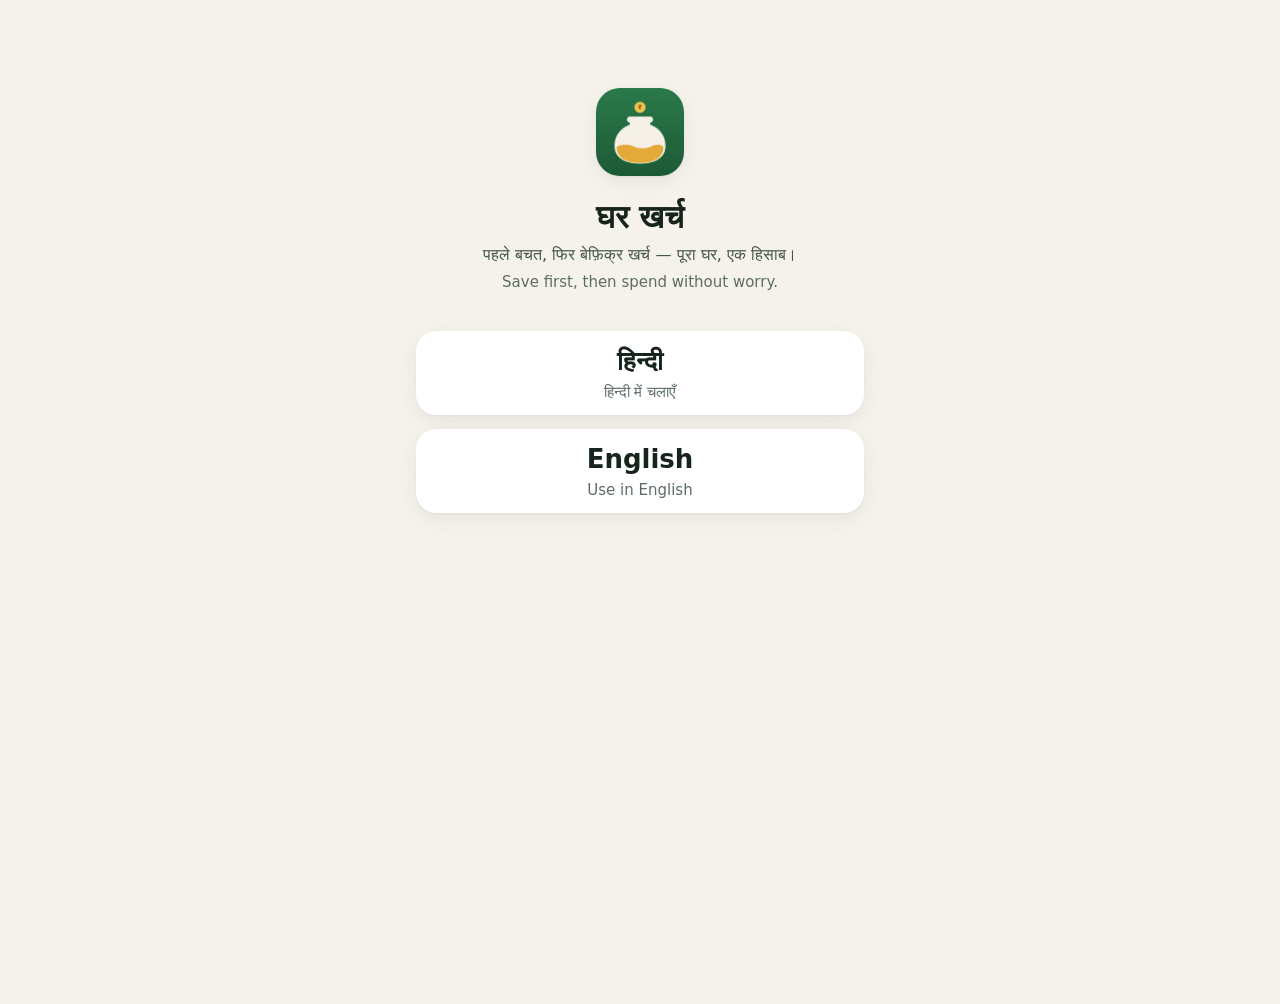
<file: app/index.html>
<!doctype html>
<html lang="hi">
<head>
<meta charset="utf-8">
<meta name="viewport" content="width=device-width, initial-scale=1, viewport-fit=cover, interactive-widget=resizes-content">
<title>घर खर्च</title>
<meta name="description" content="पहले बचत, फिर बेफ़िक्र खर्च — पूरा घर, एक हिसाब।">
<meta name="theme-color" content="#14532D">
<meta name="color-scheme" content="light dark">
<link rel="manifest" href="manifest.webmanifest">
<link rel="icon" href="icon-192.png" type="image/png">
<link rel="apple-touch-icon" href="icon-192.png">
<link rel="stylesheet" href="app.css">
<script>
	try {
		var d = JSON.parse(localStorage.getItem('gk3.dev') || '{}'), r = document.documentElement;
		r.setAttribute('data-theme', d.theme === 'dark' || d.theme === 'light' ? d.theme : matchMedia('(prefers-color-scheme: dark)').matches ? 'dark' : 'light');
		if (d.elder) r.classList.add('elder');
		if (d.lang === 'en') r.lang = 'en';
	} catch (e) {}
</script>
</head>
<body>
<div id="app"><div id="main"></div></div>
<nav class="tabbar hide" id="tabbar" aria-label="मुख्य"></nav>
<div id="sheets"></div>
<div id="toast" aria-live="polite"></div>
<div id="overlay"></div>
<noscript>घर खर्च चलाने के लिए JavaScript चालू करें।</noscript>
<script type="module" src="main.js"></script>
</body>
</html>
</file>
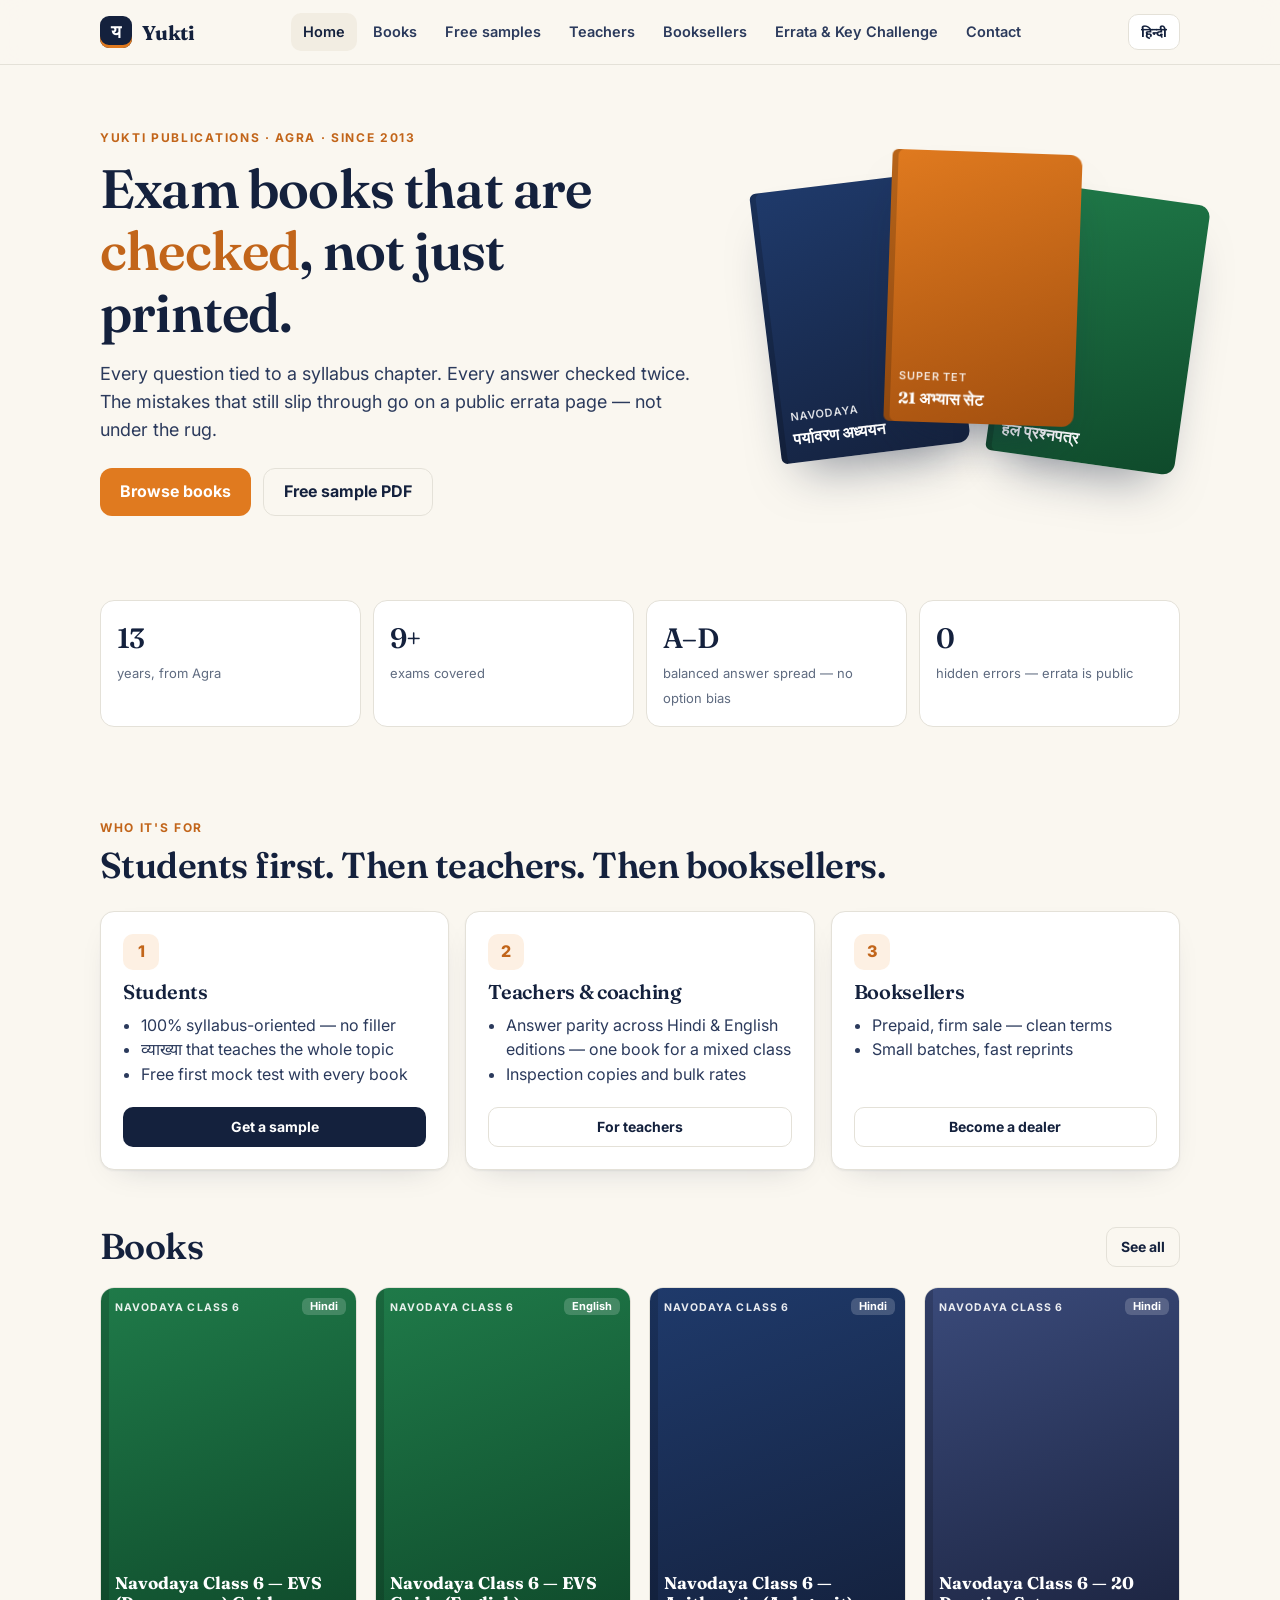
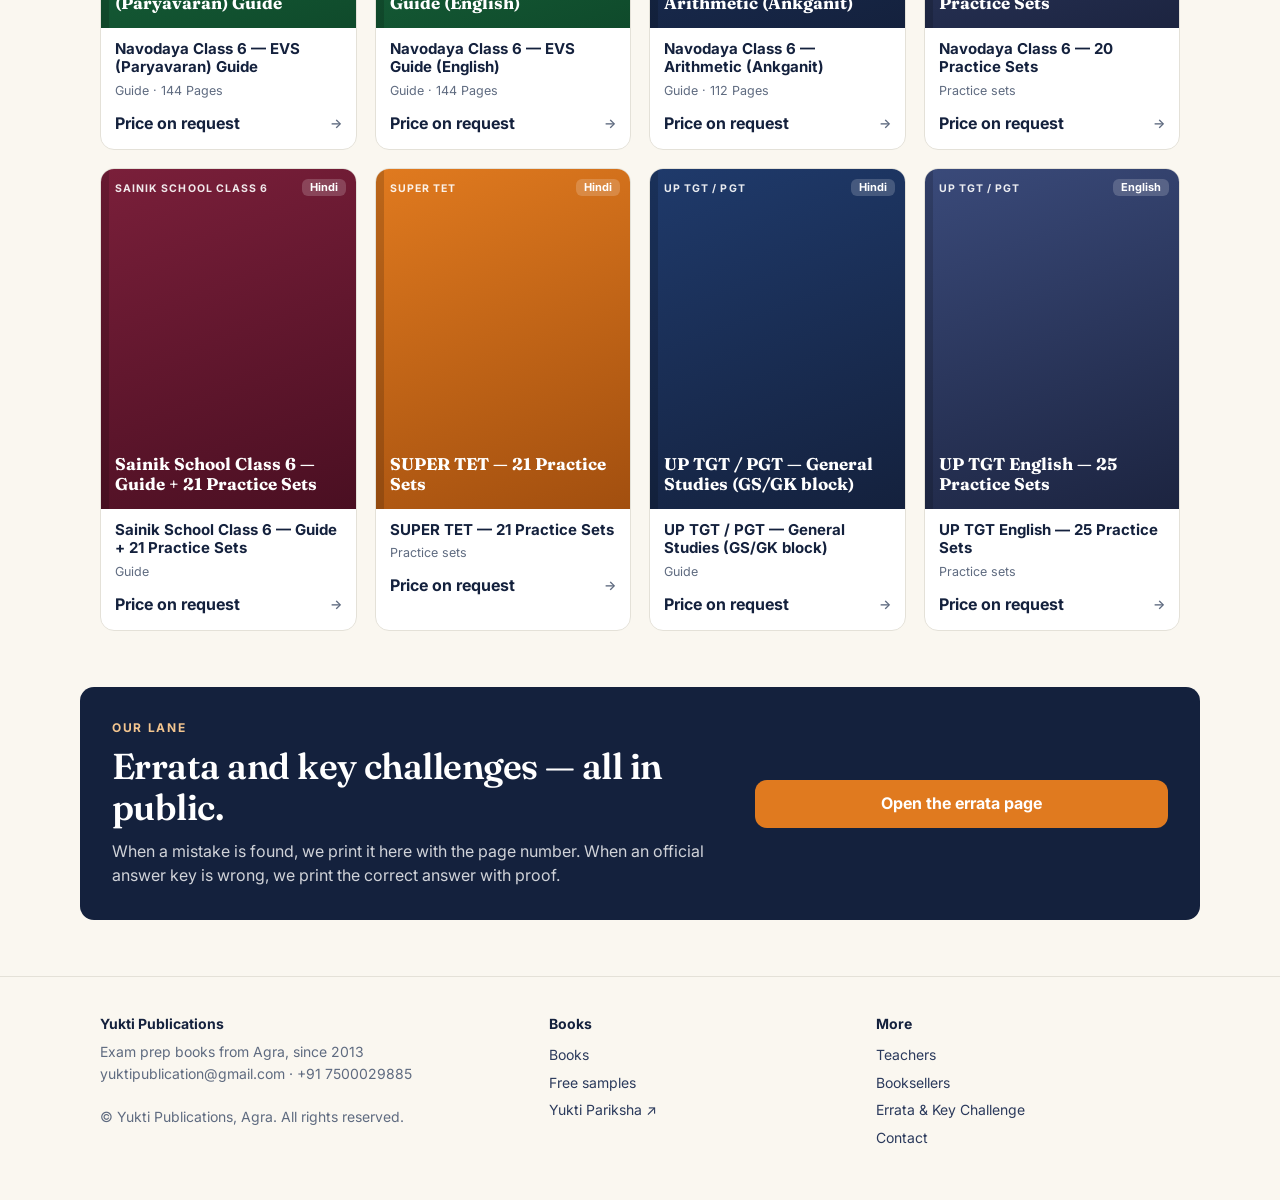
<file: yukti/index.html>
<!doctype html>
<html lang="en">
<head>
<meta charset="utf-8">
<meta name="viewport" content="width=device-width, initial-scale=1">
<title>Exam prep books that are checked, not just printed — Yukti Publications</title>
<meta name="description" content="Yukti Publications, Agra — errorless, syllabus-first books for teacher, police, SSC, UPSSSC and Class 6 entrance exams. Public errata. Free sample PDFs and a free first mock test.">
<link rel="icon" href="favicon.svg" type="image/svg+xml">
<link rel="preconnect" href="https://fonts.gstatic.com" crossorigin>
<link rel="stylesheet" href="https://fonts.googleapis.com/css2?family=Fraunces:opsz,wght@9..144,600;9..144,700&family=Inter:wght@400;600;700;800&family=Noto+Sans+Devanagari:wght@400;600;700&family=Noto+Serif+Devanagari:wght@600;700&display=swap">
<link rel="stylesheet" href="css/site.css">
</head>
<body data-page="home">
<header id="hdr"></header>
<section class="hero"><div class="wrap grid">
  <div class="fade">
    <div class="eyebrow" data-hi="युक्ति पब्लिकेशन्स · आगरा · 2013 से">Yukti Publications · Agra · since 2013</div>
    <h1 style="margin-top:10px" data-hi="परीक्षा की किताबें जो <em>जाँची</em> जाती हैं, सिर्फ़ छापी नहीं।">Exam books that are <em>checked</em>, not just printed.</h1>
    <p class="lead" style="margin-top:16px" data-hi="हर प्रश्न पाठ्यक्रम के अध्याय से बँधा। हर उत्तर दो बार जाँचा। जो ग़लती छूट जाए, वह सार्वजनिक शुद्धि-पत्र पर — छिपाई नहीं जाती।">Every question tied to a syllabus chapter. Every answer checked twice. The mistakes that still slip through go on a public errata page — not under the rug.</p>
    <div class="row cta"><a class="btn saff" href="books.html" data-hi="पुस्तकें देखें">Browse books</a><a class="btn ghost" href="samples.html" data-hi="मुफ़्त सैंपल PDF">Free sample PDF</a></div>
  </div>
  <div class="stack" aria-hidden="true"><div class="bk"><small>Navodaya</small>पर्यावरण अध्ययन</div><div class="bk"><small>SUPER TET</small>21 अभ्यास सेट</div><div class="bk"><small>UP Police</small>हल प्रश्नपत्र</div></div>
</div></section>

<section class="sec tight"><div class="wrap proof">
  <div><b>13</b><span data-hi="वर्ष, आगरा से">years, from Agra</span></div>
  <div><b>9+</b><span data-hi="परीक्षाएँ कवर">exams covered</span></div>
  <div><b>A–D</b><span data-hi="उत्तर-वितरण संतुलित — कोई विकल्प पक्षपात नहीं">balanced answer spread — no option bias</span></div>
  <div><b>0</b><span data-hi="छिपी ग़लतियाँ — शुद्धि-पत्र सार्वजनिक">hidden errors — errata is public</span></div>
</div></section>

<section class="sec"><div class="wrap">
  <div class="eyebrow" data-hi="किसके लिए">Who it's for</div>
  <h2 style="margin-top:8px" data-hi="पहले विद्यार्थी। फिर शिक्षक। फिर विक्रेता।">Students first. Then teachers. Then booksellers.</h2>
  <div class="aud" style="margin-top:24px">
    <div class="card"><div class="n">1</div><h3 data-hi="विद्यार्थी">Students</h3><ul><li data-hi="100% पाठ्यक्रम-आधारित — कोई भराव नहीं">100% syllabus-oriented — no filler</li><li data-hi="व्याख्या जो पूरा टॉपिक सिखाए">व्याख्या that teaches the whole topic</li><li data-hi="हर किताब के साथ पहला मॉक टेस्ट मुफ़्त">Free first mock test with every book</li></ul><div class="spacer"></div><a class="btn sm" href="samples.html" data-hi="सैंपल लें">Get a sample</a></div>
    <div class="card"><div class="n">2</div><h3 data-hi="शिक्षक व कोचिंग">Teachers & coaching</h3><ul><li data-hi="हिन्दी-अंग्रेज़ी संस्करणों में उत्तर-समानता — मिली-जुली कक्षा एक किताब से">Answer parity across Hindi & English editions — one book for a mixed class</li><li data-hi="निरीक्षण प्रति व थोक रेट">Inspection copies and bulk rates</li></ul><div class="spacer"></div><a class="btn sm ghost" href="teachers.html" data-hi="शिक्षकों के लिए">For teachers</a></div>
    <div class="card"><div class="n">3</div><h3 data-hi="पुस्तक विक्रेता">Booksellers</h3><ul><li data-hi="प्रीपेड, फ़र्म सेल — साफ़ शर्तें">Prepaid, firm sale — clean terms</li><li data-hi="छोटे बैच, तेज़ री-प्रिंट">Small batches, fast reprints</li></ul><div class="spacer"></div><a class="btn sm ghost" href="booksellers.html" data-hi="डीलर बनें">Become a dealer</a></div>
  </div>
</div></section>

<section class="sec" style="padding-top:0"><div class="wrap">
  <div class="row" style="justify-content:space-between"><h2 data-hi="पुस्तकें">Books</h2><a class="btn sm ghost" href="books.html" data-hi="सभी देखें">See all</a></div>
  <div class="books" id="latest" style="margin-top:20px"></div>
</div></section>

<section class="sec" style="padding-top:0"><div class="wrap band">
  <div><div class="eyebrow" style="color:#F3C58F" data-hi="हमारा वादा">Our lane</div><h2 style="margin-top:8px" data-hi="शुद्धि-पत्र और कुंजी चुनौती — सब सार्वजनिक।">Errata and key challenges — all in public.</h2><p style="margin-top:10px" data-hi="जब कोई ग़लती मिलती है, हम उसे पृष्ठ-संख्या के साथ यहाँ छापते हैं। जब आधिकारिक उत्तर-कुंजी ग़लत होती है, हम प्रमाण के साथ सही उत्तर छापते हैं।">When a mistake is found, we print it here with the page number. When an official answer key is wrong, we print the correct answer with proof.</p></div>
  <div><a class="btn saff wide" href="errata.html" data-hi="शुद्धि-पत्र देखें">Open the errata page</a></div>
</div></section>
<footer id="ftr"></footer>
<script src="js/site.js"></script>
</body>
</html>
</file>
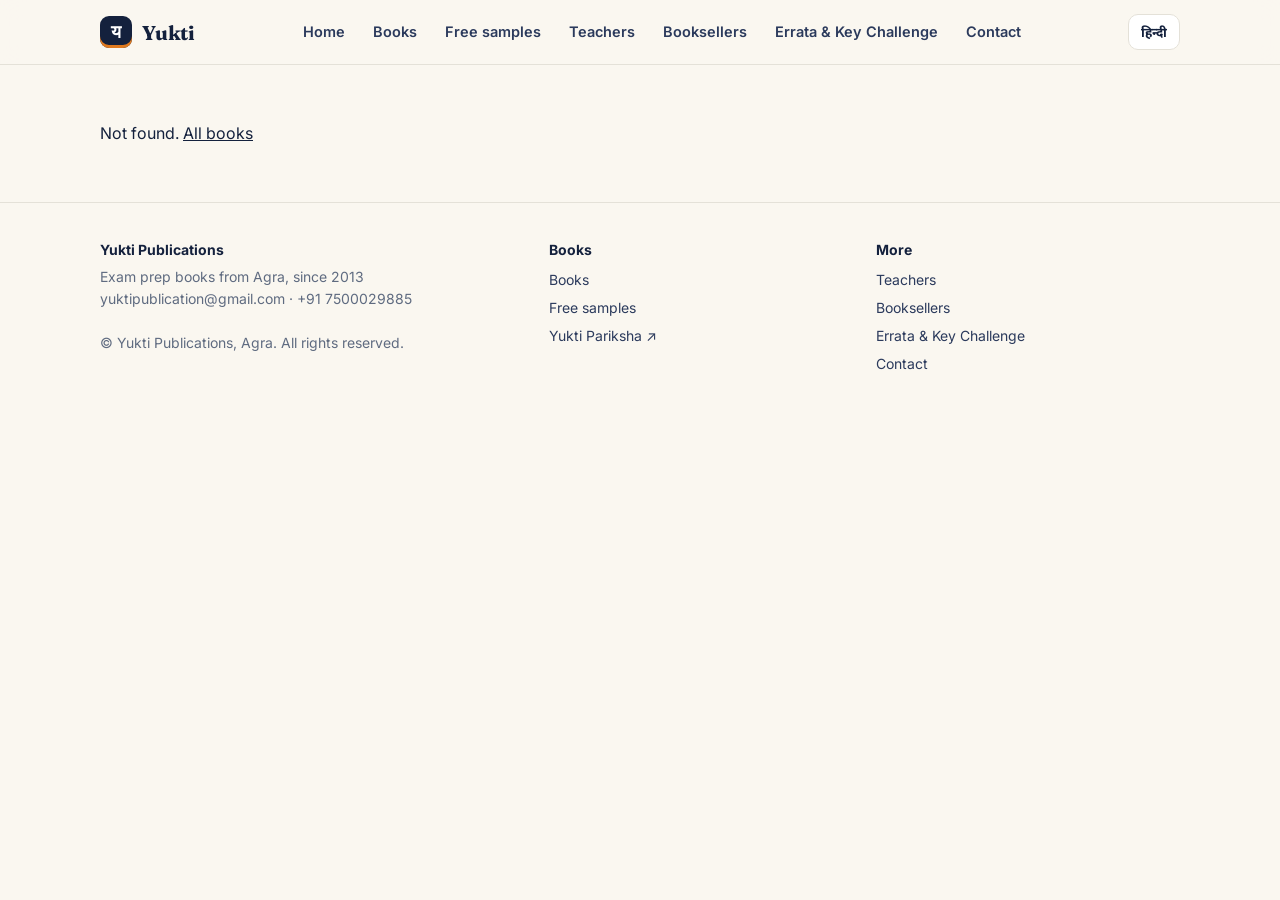
<file: yukti/book.html>
<!doctype html>
<html lang="en">
<head>
<meta charset="utf-8">
<meta name="viewport" content="width=device-width, initial-scale=1">
<title>Book — Yukti Publications</title>
<meta name="description" content="Yukti Publications book details.">
<link rel="icon" href="favicon.svg" type="image/svg+xml">
<link rel="preconnect" href="https://fonts.gstatic.com" crossorigin>
<link rel="stylesheet" href="https://fonts.googleapis.com/css2?family=Fraunces:opsz,wght@9..144,600;9..144,700&family=Inter:wght@400;600;700;800&family=Noto+Sans+Devanagari:wght@400;600;700&family=Noto+Serif+Devanagari:wght@600;700&display=swap">
<link rel="stylesheet" href="css/site.css">
</head>
<body data-page="book">
<header id="hdr"></header>
<section class="sec"><div class="wrap" id="book"></div></section>
<footer id="ftr"></footer>
<script src="js/site.js"></script>
</body>
</html>
</file>
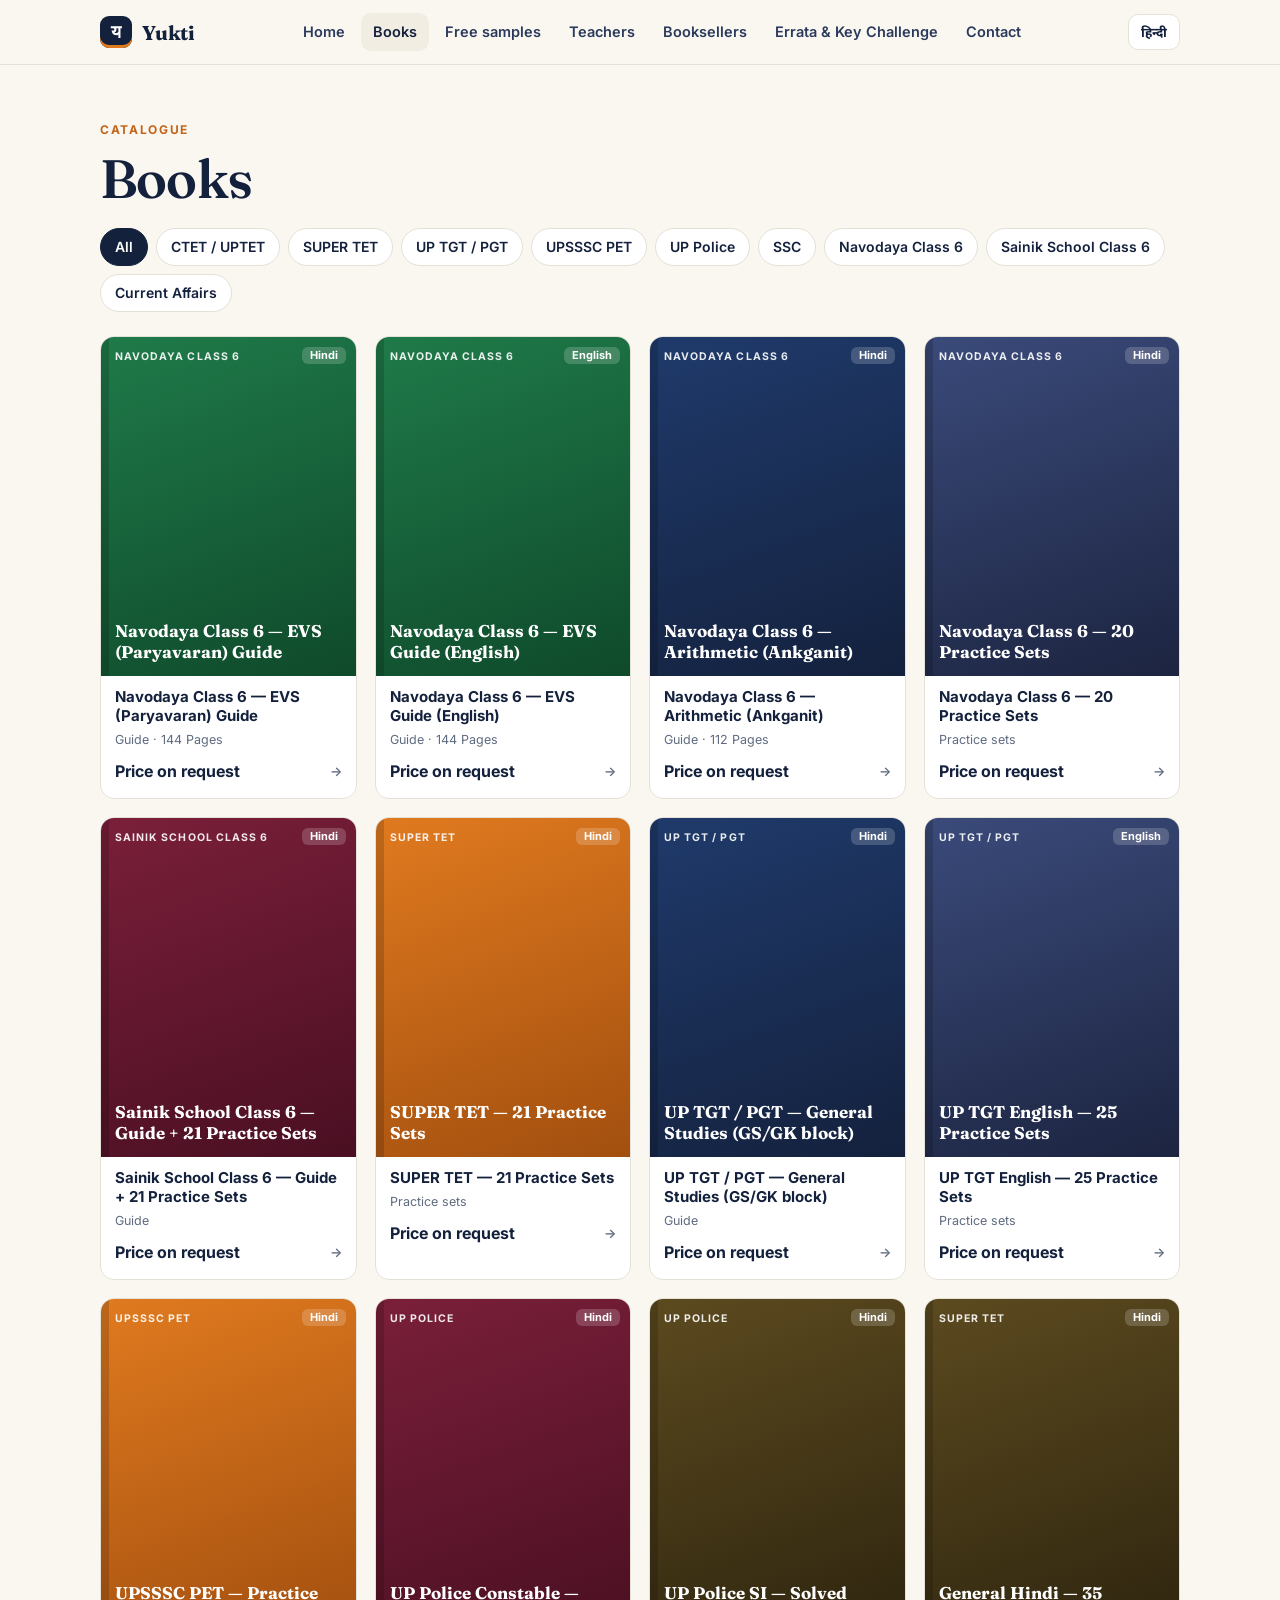
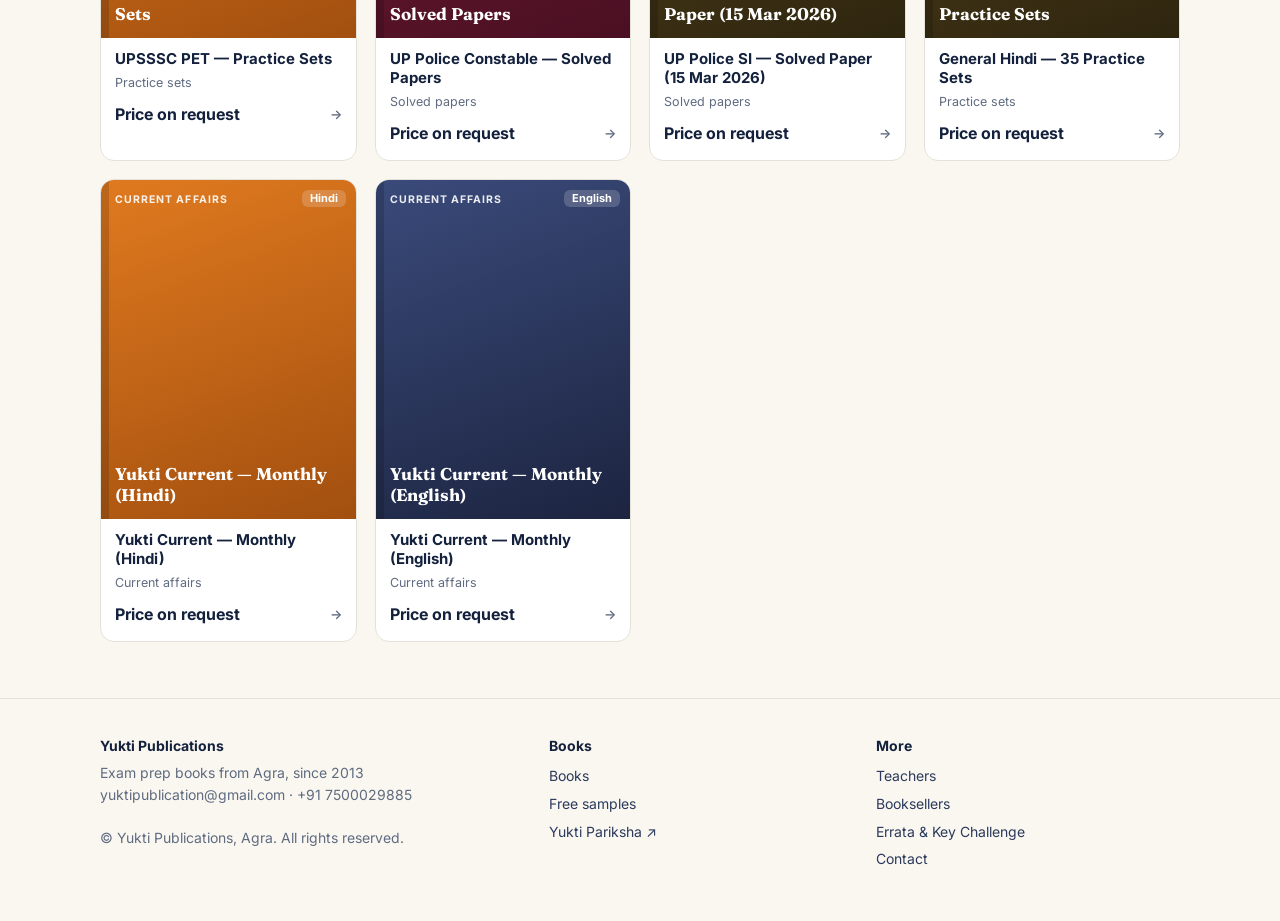
<file: yukti/books.html>
<!doctype html>
<html lang="en">
<head>
<meta charset="utf-8">
<meta name="viewport" content="width=device-width, initial-scale=1">
<title>Books — Yukti Publications</title>
<meta name="description" content="All Yukti Publications titles by exam — practice sets, guides, solved papers, current affairs.">
<link rel="icon" href="favicon.svg" type="image/svg+xml">
<link rel="preconnect" href="https://fonts.gstatic.com" crossorigin>
<link rel="stylesheet" href="https://fonts.googleapis.com/css2?family=Fraunces:opsz,wght@9..144,600;9..144,700&family=Inter:wght@400;600;700;800&family=Noto+Sans+Devanagari:wght@400;600;700&family=Noto+Serif+Devanagari:wght@600;700&display=swap">
<link rel="stylesheet" href="css/site.css">
</head>
<body data-page="books">
<header id="hdr"></header>
<section class="sec"><div class="wrap">
  <div class="eyebrow" data-hi="सूची">Catalogue</div><h1 style="margin-top:8px" data-hi="पुस्तकें">Books</h1>
  <div class="chips" id="chips" style="margin-top:18px"></div>
  <div class="books" id="grid" style="margin-top:24px"></div>
</div></section>
<footer id="ftr"></footer>
<script src="js/site.js"></script>
</body>
</html>
</file>
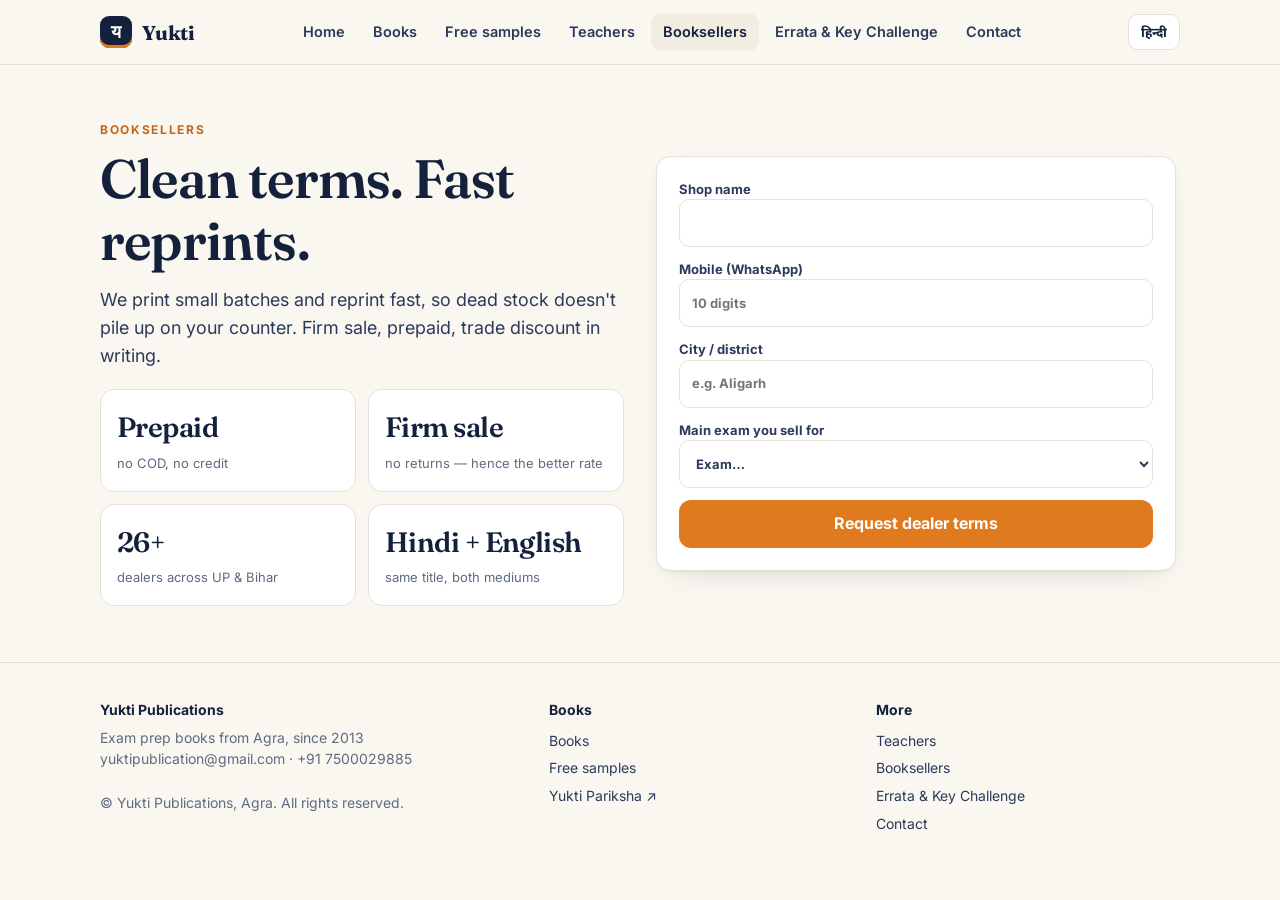
<file: yukti/booksellers.html>
<!doctype html>
<html lang="en">
<head>
<meta charset="utf-8">
<meta name="viewport" content="width=device-width, initial-scale=1">
<title>For booksellers & dealers — Yukti Publications</title>
<meta name="description" content="Dealer terms for Yukti Publications — prepaid, firm sale, small batches, fast reprints.">
<link rel="icon" href="favicon.svg" type="image/svg+xml">
<link rel="preconnect" href="https://fonts.gstatic.com" crossorigin>
<link rel="stylesheet" href="https://fonts.googleapis.com/css2?family=Fraunces:opsz,wght@9..144,600;9..144,700&family=Inter:wght@400;600;700;800&family=Noto+Sans+Devanagari:wght@400;600;700&family=Noto+Serif+Devanagari:wght@600;700&display=swap">
<link rel="stylesheet" href="css/site.css">
</head>
<body data-page="sellers">
<header id="hdr"></header>
<section class="sec"><div class="wrap split">
  <div>
    <div class="eyebrow" data-hi="पुस्तक विक्रेता">Booksellers</div>
    <h1 style="margin-top:8px" data-hi="साफ़ शर्तें। तेज़ री-प्रिंट।">Clean terms. Fast reprints.</h1>
    <p class="lead" style="margin-top:14px" data-hi="हम छोटे बैच छापते हैं और जल्दी दोबारा छापते हैं, इसलिए आपके काउंटर पर पुराना स्टॉक नहीं जमता। फ़र्म सेल, प्रीपेड, ट्रेड डिस्काउंट साफ़ लिखा हुआ।">We print small batches and reprint fast, so dead stock doesn't pile up on your counter. Firm sale, prepaid, trade discount in writing.</p>
    <div class="proof" style="grid-template-columns:repeat(2,1fr);margin-top:20px">
      <div><b data-hi="प्रीपेड">Prepaid</b><span data-hi="कोई COD नहीं, कोई उधार नहीं">no COD, no credit</span></div>
      <div><b data-hi="फ़र्म सेल">Firm sale</b><span data-hi="कोई वापसी नहीं — इसलिए रेट बेहतर">no returns — hence the better rate</span></div>
      <div><b>26+</b><span data-hi="डीलर, UP व बिहार">dealers across UP & Bihar</span></div>
      <div><b data-hi="हिन्दी + अंग्रेज़ी">Hindi + English</b><span data-hi="एक ही शीर्षक, दोनों माध्यम">same title, both mediums</span></div>
    </div>
  </div>
  <form class="form card" data-lead="dealer">
    <label data-hi="दुकान का नाम">Shop name<input name="name" required></label>
    <label data-hi="मोबाइल (WhatsApp)">Mobile (WhatsApp)<input name="phone" inputmode="numeric" required placeholder="10 digits" data-ph="10 अंक"></label>
    <label data-hi="शहर / ज़िला">City / district<input name="note" required placeholder="e.g. Aligarh" data-ph="जैसे: अलीगढ़"></label>
    <label data-hi="मुख्य परीक्षा">Main exam you sell for<select name="exam"></select></label>
    <button class="btn saff" type="submit" data-hi="डीलर रेट माँगें">Request dealer terms</button>
    <div class="ok" data-hi="धन्यवाद — हम WhatsApp पर रेट भेजेंगे।">Thank you — terms will come on WhatsApp.</div>
  </form>
</div></section>
<footer id="ftr"></footer>
<script src="js/site.js"></script>
</body>
</html>
</file>
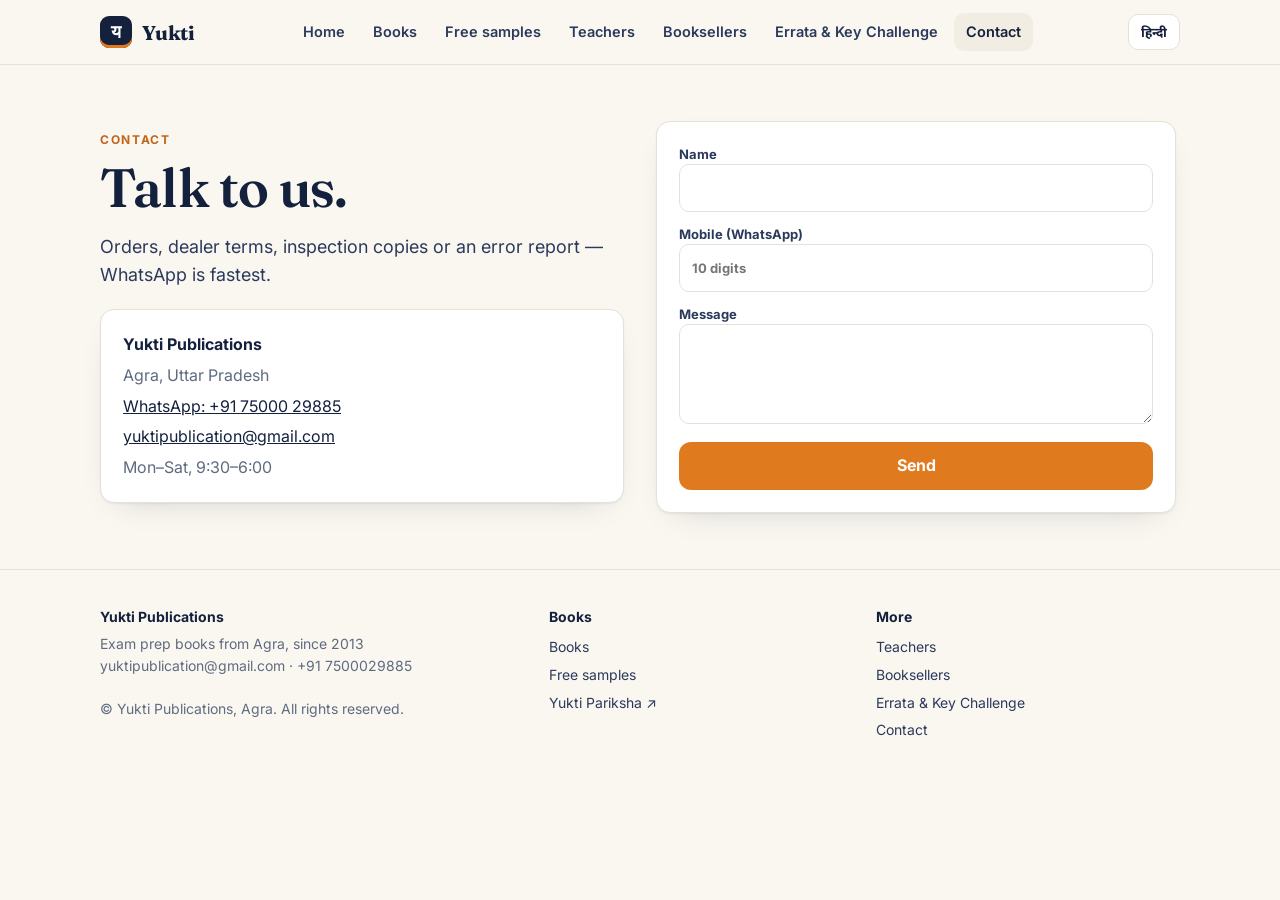
<file: yukti/contact.html>
<!doctype html>
<html lang="en">
<head>
<meta charset="utf-8">
<meta name="viewport" content="width=device-width, initial-scale=1">
<title>Contact — Yukti Publications</title>
<meta name="description" content="Contact Yukti Publications, Agra — WhatsApp, email, orders and dealer enquiries.">
<link rel="icon" href="favicon.svg" type="image/svg+xml">
<link rel="preconnect" href="https://fonts.gstatic.com" crossorigin>
<link rel="stylesheet" href="https://fonts.googleapis.com/css2?family=Fraunces:opsz,wght@9..144,600;9..144,700&family=Inter:wght@400;600;700;800&family=Noto+Sans+Devanagari:wght@400;600;700&family=Noto+Serif+Devanagari:wght@600;700&display=swap">
<link rel="stylesheet" href="css/site.css">
</head>
<body data-page="contact">
<header id="hdr"></header>
<section class="sec"><div class="wrap split">
  <div>
    <div class="eyebrow" data-hi="संपर्क">Contact</div>
    <h1 style="margin-top:8px" data-hi="बात करें।">Talk to us.</h1>
    <p class="lead" style="margin-top:14px" data-hi="ऑर्डर, डीलर रेट, निरीक्षण प्रति या किसी ग़लती की सूचना — WhatsApp सबसे तेज़ है।">Orders, dealer terms, inspection copies or an error report — WhatsApp is fastest.</p>
    <div class="card" style="margin-top:20px;gap:6px"><b>Yukti Publications</b><span class="muted" data-hi="आगरा, उत्तर प्रदेश">Agra, Uttar Pradesh</span><a href="https://wa.me/917500029885" target="_blank" rel="noopener">WhatsApp: +91 75000 29885</a><a href="mailto:yuktipublication@gmail.com">yuktipublication@gmail.com</a><span class="muted" data-hi="सोम–शनि, 9:30–6:00">Mon–Sat, 9:30–6:00</span></div>
  </div>
  <form class="form card" data-lead="contact">
    <label data-hi="नाम">Name<input name="name" required></label>
    <label data-hi="मोबाइल (WhatsApp)">Mobile (WhatsApp)<input name="phone" inputmode="numeric" required placeholder="10 digits" data-ph="10 अंक"></label>
    <label data-hi="संदेश">Message<textarea name="note" required></textarea></label>
    <button class="btn saff" type="submit" data-hi="भेजें">Send</button>
    <div class="ok" data-hi="धन्यवाद।">Thank you.</div>
  </form>
</div></section>
<footer id="ftr"></footer>
<script src="js/site.js"></script>
</body>
</html>
</file>
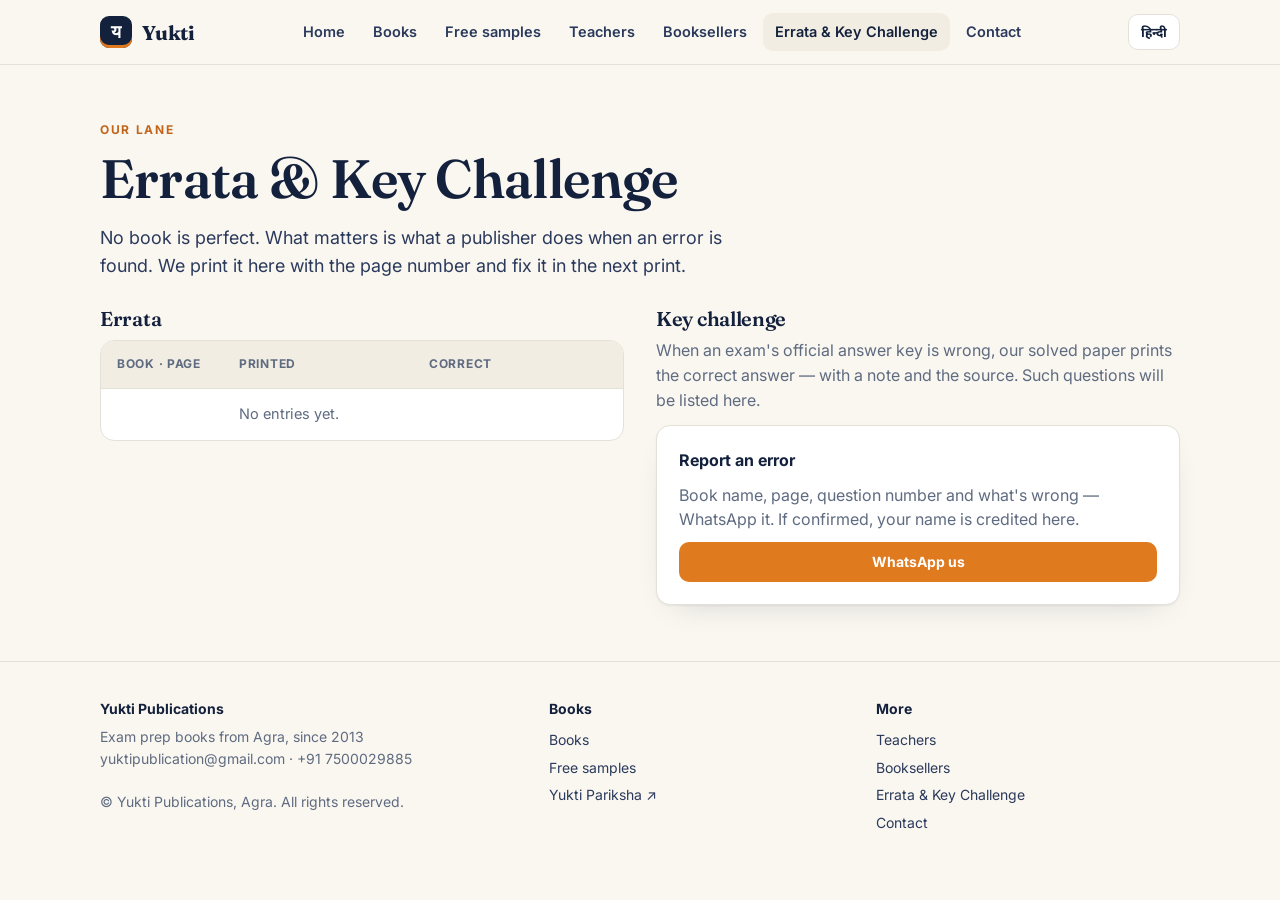
<file: yukti/errata.html>
<!doctype html>
<html lang="en">
<head>
<meta charset="utf-8">
<meta name="viewport" content="width=device-width, initial-scale=1">
<title>Errata & Key Challenge — Yukti Publications</title>
<meta name="description" content="Public errata for every Yukti Publications title, and our key-challenge notes where official answer keys are wrong.">
<link rel="icon" href="favicon.svg" type="image/svg+xml">
<link rel="preconnect" href="https://fonts.gstatic.com" crossorigin>
<link rel="stylesheet" href="https://fonts.googleapis.com/css2?family=Fraunces:opsz,wght@9..144,600;9..144,700&family=Inter:wght@400;600;700;800&family=Noto+Sans+Devanagari:wght@400;600;700&family=Noto+Serif+Devanagari:wght@600;700&display=swap">
<link rel="stylesheet" href="css/site.css">
</head>
<body data-page="errata">
<header id="hdr"></header>
<section class="sec"><div class="wrap">
  <div class="eyebrow" data-hi="हमारा वादा">Our lane</div>
  <h1 style="margin-top:8px" data-hi="शुद्धि-पत्र व कुंजी चुनौती">Errata & Key Challenge</h1>
  <p class="lead" style="margin-top:14px" data-hi="कोई किताब पूर्ण नहीं होती। फ़र्क़ यह है कि ग़लती मिलने पर प्रकाशक क्या करता है। हम उसे यहाँ पृष्ठ-संख्या के साथ छापते हैं और अगली छपाई में सुधारते हैं।">No book is perfect. What matters is what a publisher does when an error is found. We print it here with the page number and fix it in the next print.</p>
  <div class="split" style="margin-top:28px;align-items:start">
    <div><h3 data-hi="शुद्धि-पत्र">Errata</h3><div class="err" id="errata" style="margin-top:10px"></div></div>
    <div><h3 data-hi="कुंजी चुनौती">Key challenge</h3><p class="muted" style="margin-top:8px" data-hi="जब किसी परीक्षा की आधिकारिक उत्तर-कुंजी ग़लत होती है, हम अपने हल प्रश्नपत्र में सही उत्तर छापते हैं — नोट और स्रोत के साथ। नीचे ऐसे प्रश्न सूचीबद्ध होंगे।">When an exam's official answer key is wrong, our solved paper prints the correct answer — with a note and the source. Such questions will be listed here.</p>
      <div class="card" style="margin-top:12px"><b data-hi="ग़लती बताइए">Report an error</b><p class="muted" data-hi="किताब का नाम, पृष्ठ, प्रश्न-संख्या और क्या ग़लत है — WhatsApp कर दें। सही पाए जाने पर आपका नाम यहाँ छपेगा।">Book name, page, question number and what's wrong — WhatsApp it. If confirmed, your name is credited here.</p><a class="btn sm saff" id="wa-err" href="#" target="_blank" rel="noopener" data-t="whatsapp"></a></div>
    </div>
  </div>
</div></section>
<script>document.addEventListener('DOMContentLoaded',()=>{ document.getElementById('wa-err').href = 'https://wa.me/917500029885?text=' + encodeURIComponent('Errata report — Book: / Page: / Q: / Issue: '); });</script>
<footer id="ftr"></footer>
<script src="js/site.js"></script>
</body>
</html>
</file>
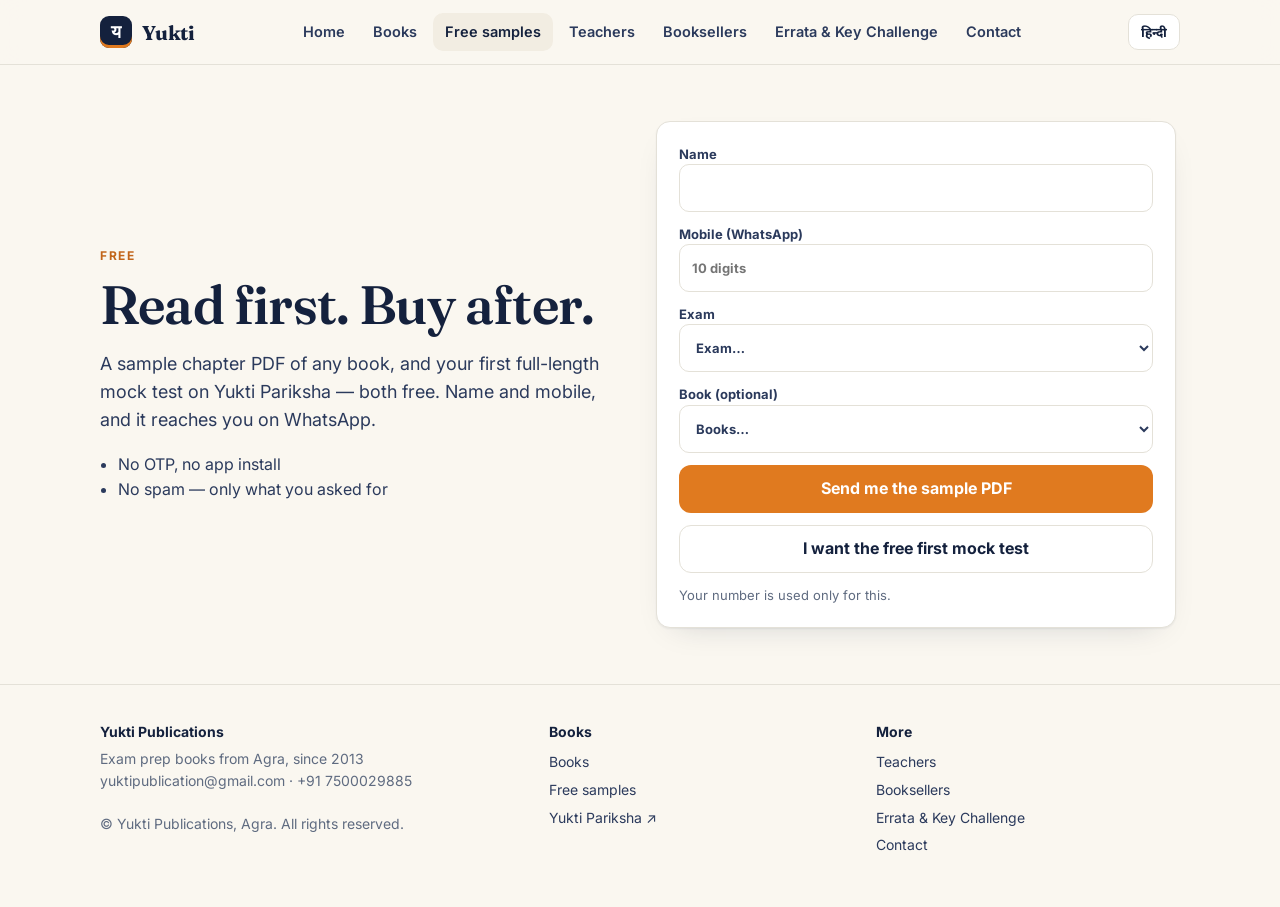
<file: yukti/samples.html>
<!doctype html>
<html lang="en">
<head>
<meta charset="utf-8">
<meta name="viewport" content="width=device-width, initial-scale=1">
<title>Free sample PDF & free first mock — Yukti Publications</title>
<meta name="description" content="Download a free sample chapter PDF and get your first full mock test free on Yukti Pariksha.">
<link rel="icon" href="favicon.svg" type="image/svg+xml">
<link rel="preconnect" href="https://fonts.gstatic.com" crossorigin>
<link rel="stylesheet" href="https://fonts.googleapis.com/css2?family=Fraunces:opsz,wght@9..144,600;9..144,700&family=Inter:wght@400;600;700;800&family=Noto+Sans+Devanagari:wght@400;600;700&family=Noto+Serif+Devanagari:wght@600;700&display=swap">
<link rel="stylesheet" href="css/site.css">
</head>
<body data-page="samples">
<header id="hdr"></header>
<section class="sec"><div class="wrap split">
  <div>
    <div class="eyebrow" data-hi="मुफ़्त">Free</div>
    <h1 style="margin-top:8px" data-hi="पहले पढ़ो, फिर ख़रीदो।">Read first. Buy after.</h1>
    <p class="lead" style="margin-top:14px" data-hi="किसी भी किताब का सैंपल अध्याय PDF और Yukti Pariksha पर पहला पूरा मॉक टेस्ट — दोनों मुफ़्त। नाम और मोबाइल लिखें, WhatsApp पर पहुँचेगा।">A sample chapter PDF of any book, and your first full-length mock test on Yukti Pariksha — both free. Name and mobile, and it reaches you on WhatsApp.</p>
    <ul style="margin:18px 0 0;padding-left:18px;color:var(--ink2)"><li data-hi="कोई OTP नहीं, कोई ऐप इंस्टॉल नहीं">No OTP, no app install</li><li data-hi="कोई स्पैम नहीं — केवल वह जो आपने माँगा">No spam — only what you asked for</li></ul>
  </div>
  <form class="form card" data-lead="sample">
    <label data-hi="नाम">Name<input name="name" required autocomplete="name"></label>
    <label data-hi="मोबाइल (WhatsApp)">Mobile (WhatsApp)<input name="phone" inputmode="numeric" required placeholder="10 digits" data-ph="10 अंक"></label>
    <label data-hi="परीक्षा">Exam<select name="exam"></select></label>
    <label data-hi="पुस्तक (वैकल्पिक)">Book (optional)<select name="book"></select></label>
    <button class="btn saff" type="submit" data-hi="सैंपल PDF भेजें">Send me the sample PDF</button>
    <a class="btn ghost" href="#" onclick="this.closest('form').dataset.lead='mock';this.closest('form').requestSubmit();return false" data-hi="पहला मॉक टेस्ट मुफ़्त चाहिए">I want the free first mock test</a>
    <div class="ok" data-hi="धन्यवाद — WhatsApp पर मिलेगा।">Thank you — it will reach you on WhatsApp.</div>
    <p class="note" data-hi="आपका नंबर केवल इसी के लिए इस्तेमाल होगा।">Your number is used only for this.</p>
  </form>
</div></section>
<footer id="ftr"></footer>
<script src="js/site.js"></script>
</body>
</html>
</file>
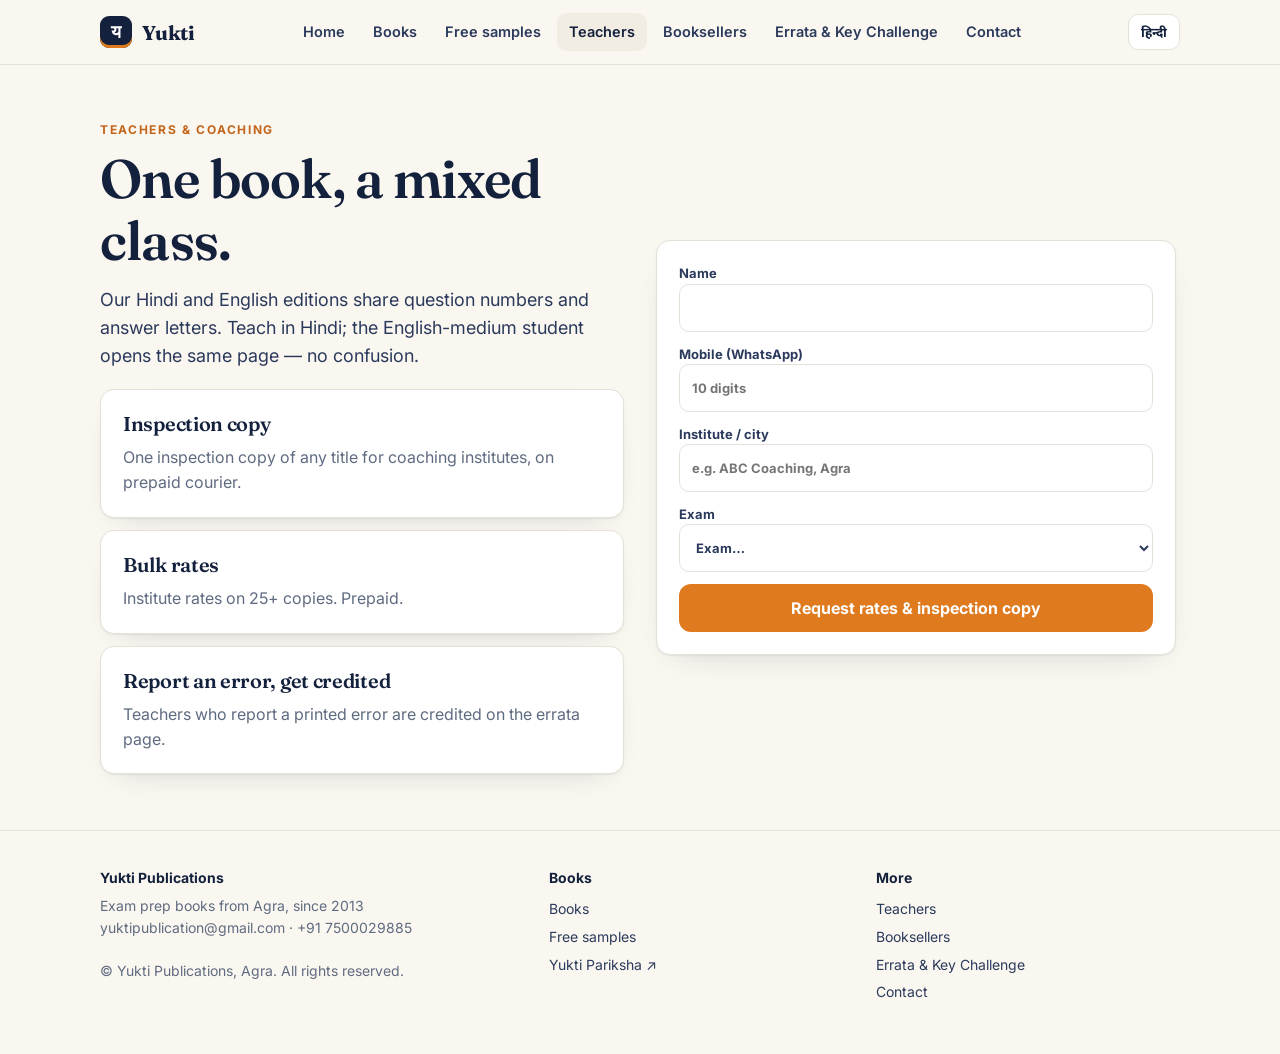
<file: yukti/teachers.html>
<!doctype html>
<html lang="en">
<head>
<meta charset="utf-8">
<meta name="viewport" content="width=device-width, initial-scale=1">
<title>For teachers & coaching institutes — Yukti Publications</title>
<meta name="description" content="Inspection copies, bulk rates and answer-parity Hindi/English editions for teachers and coaching institutes.">
<link rel="icon" href="favicon.svg" type="image/svg+xml">
<link rel="preconnect" href="https://fonts.gstatic.com" crossorigin>
<link rel="stylesheet" href="https://fonts.googleapis.com/css2?family=Fraunces:opsz,wght@9..144,600;9..144,700&family=Inter:wght@400;600;700;800&family=Noto+Sans+Devanagari:wght@400;600;700&family=Noto+Serif+Devanagari:wght@600;700&display=swap">
<link rel="stylesheet" href="css/site.css">
</head>
<body data-page="teachers">
<header id="hdr"></header>
<section class="sec"><div class="wrap split">
  <div>
    <div class="eyebrow" data-hi="शिक्षक व कोचिंग">Teachers & coaching</div>
    <h1 style="margin-top:8px" data-hi="एक किताब, मिली-जुली कक्षा।">One book, a mixed class.</h1>
    <p class="lead" style="margin-top:14px" data-hi="हमारे हिन्दी और अंग्रेज़ी संस्करणों में प्रश्न-संख्या और उत्तर-अक्षर एक जैसे हैं। आप हिन्दी में पढ़ाइए, अंग्रेज़ी-माध्यम का बच्चा वही पृष्ठ खोले — कोई भ्रम नहीं।">Our Hindi and English editions share question numbers and answer letters. Teach in Hindi; the English-medium student opens the same page — no confusion.</p>
    <div class="aud" style="grid-template-columns:1fr;margin-top:20px;gap:12px">
      <div class="card"><h3 data-hi="निरीक्षण प्रति">Inspection copy</h3><p class="muted" data-hi="कोचिंग संस्थानों के लिए किसी भी एक किताब की निरीक्षण प्रति, प्रीपेड कूरियर पर।">One inspection copy of any title for coaching institutes, on prepaid courier.</p></div>
      <div class="card"><h3 data-hi="थोक रेट">Bulk rates</h3><p class="muted" data-hi="25+ प्रतियों पर संस्थान रेट। प्रीपेड।">Institute rates on 25+ copies. Prepaid.</p></div>
      <div class="card"><h3 data-hi="ग़लती बताइए, नाम छपेगा">Report an error, get credited</h3><p class="muted" data-hi="शुद्धि-पत्र पेज पर बताने वाले शिक्षक का नाम छपता है।">Teachers who report a printed error are credited on the errata page.</p></div>
    </div>
  </div>
  <form class="form card" data-lead="teacher">
    <label data-hi="नाम">Name<input name="name" required></label>
    <label data-hi="मोबाइल (WhatsApp)">Mobile (WhatsApp)<input name="phone" inputmode="numeric" required placeholder="10 digits" data-ph="10 अंक"></label>
    <label data-hi="संस्थान / शहर">Institute / city<input name="note" placeholder="e.g. ABC Coaching, Agra" data-ph="जैसे: ABC कोचिंग, आगरा"></label>
    <label data-hi="परीक्षा">Exam<select name="exam"></select></label>
    <button class="btn saff" type="submit" data-hi="रेट व निरीक्षण प्रति माँगें">Request rates & inspection copy</button>
    <div class="ok" data-hi="धन्यवाद — हम WhatsApp पर संपर्क करेंगे।">Thank you — we will reach you on WhatsApp.</div>
  </form>
</div></section>
<footer id="ftr"></footer>
<script src="js/site.js"></script>
</body>
</html>
</file>
<file: app/app.css>
/* घर खर्च — calm deep green, warm gold, rounded and quiet. */
:root {
	--bg:#F4F2EA;--bg2: #ECE9DF;--card:#FFFFFF;--card2: #F3F1EA;--ink:#17241C;--ink2: #44544A;--ink3: #5E6D63;
	--line:#E3DFD3;--line2: #D3CEBF;--pri:#14532D;--pri2: #1C6B3D;--pri-ink:#FFFFFF;--pri-soft:#E2EEE5;--pri-text:#14532D;
	--gold:#C9972F;--gold-ink:#7D5A0F;--gold-soft:#FAF0D9;--gold-line:#EBD8A8;
	--amber:#8A4B08;--amber-soft:#FCEFD7;--red:#A8261B;--red-soft:#FBE9E6;--in:#146C35;--save:#7D5A0F;
	--hero1: #14532D;--hero2: #1F6E40;--hero-a1: #8C4A0B;--hero-a2: #A3600F;--hero-r1: #8E1F17;--hero-r2: #A8321F;--hero-g1: #6B4A08;--hero-g2: #8A6414;
	--shadow:0 1px 2px rgba(23, 40, 30, .05), 0 6px 20px rgba(23, 40, 30, .06);
	--shadow2: 0 10px 40px rgba(10, 25, 15, .18);
	--r:18px;--r2: 14px;--fs:16px;--fs-s:14px;--fs-xs:13px;--tap:44px;
	--font:system-ui, -apple-system, "Segoe UI", Roboto, "Noto Sans Devanagari", "Noto Sans", sans-serif;
	color-scheme:light;
}
:root[data-theme="dark"] {
	--bg:#0C1310;--bg2: #101915;--card:#151F1A;--card2: #1B2721;--ink:#E8EFEA;--ink2: #BAC7BF;--ink3: #95A69C;
	--line:#24312A;--line2: #2F3D35;--pri:#237A4B;--pri2: #2A8A56;--pri-ink:#FFFFFF;--pri-soft:#1A3326;--pri-text:#86D3A6;
	--gold:#E0B45A;--gold-ink:#E8C277;--gold-soft:#2A2416;--gold-line:#4A3D20;
	--amber:#F2B45E;--amber-soft:#2E2312;--red:#F2958B;--red-soft:#33191A;--in:#86D3A6;--save:#E8C277;
	--hero1: #123F27;--hero2: #17573A;--hero-a1: #5B330C;--hero-a2: #73420F;--hero-r1: #5E1813;--hero-r2: #742219;--hero-g1: #4A3507;--hero-g2: #5E450C;
	--shadow:0 1px 2px rgba(0, 0, 0, .3), 0 6px 20px rgba(0, 0, 0, .25);--shadow2: 0 10px 40px rgba(0, 0, 0, .5);
	color-scheme:dark;
}
html.elder{--fs:19px;--fs-s:17px;--fs-xs:15px;--tap:52px;}

*{box-sizing:border-box;-webkit-tap-highlight-color:transparent;}
html{-webkit-text-size-adjust:100%;text-size-adjust:100%;}
html, body{margin:0;background:var(--bg);color:var(--ink);}
body{font:400 var(--fs)/1.5 var(--font);min-height:100dvh;overflow-x:hidden;overflow-anchor:none;}
html.sheet-open, html.sheet-open body{overflow:hidden;}
button, input, select, textarea{font:inherit;color:inherit;}
button{cursor:pointer;border:0;background:none;padding:0;}
:focus-visible{outline:3px solid var(--gold);outline-offset:2px;}
.num, .amt, .big{font-variant-numeric:tabular-nums;font-feature-settings:"tnum";}
.hide{display:none !important;}
.sr{position:absolute;width:1px;height:1px;overflow:hidden;clip:rect(0 0 0 0);white-space:nowrap;}

/* shell */
#app{max-width:520px;margin:0 auto;min-height:100dvh;position:relative;}
#main{padding:0 16px calc(104px + env(safe-area-inset-bottom));}
.top{display:flex;align-items:center;gap:12px;padding:calc(14px + env(safe-area-inset-top)) 0 12px;min-height:64px;}
.top-t{flex:1;min-width:0;}
.top h1{margin:0;font-size:21px;line-height:1.3;font-weight:700;letter-spacing:-.01em;}
.top .sub{font-size:var(--fs-s);color:var(--ink3);white-space:nowrap;overflow:hidden;text-overflow:ellipsis;}
.avatar{width:44px;height:44px;border-radius:50%;display:grid;place-items:center;background:var(--pri-soft);color:var(--pri-text);font-weight:700;font-size:15px;position:relative;flex:none;}
.sync{position:absolute;right:-1px;bottom:-1px;width:14px;height:14px;border-radius:50%;border:2.5px solid var(--bg);background:#9AA59F;}
.sync.ok{background:#2E9E5B;} .sync.pending{background:#E0A12E;} .sync.err{background:#D6402F;} .sync.off{background:#9AA59F;}

/* bottom tab bar */
.tabbar{position:fixed;left:0;right:0;bottom:0;z-index:30;background:color-mix(in srgb, var(--card) 92%, transparent);backdrop-filter:blur(14px);-webkit-backdrop-filter:blur(14px);border-top:1px solid var(--line);padding-bottom:env(safe-area-inset-bottom);}
.tabbar-in{max-width:520px;margin:0 auto;display:grid;grid-template-columns:1fr 1fr 84px 1fr 1fr;align-items:end;height:66px;}
.tab{display:flex;flex-direction:column;align-items:center;justify-content:center;gap:2px;height:66px;color:var(--ink3);font-size:var(--fs-xs);font-weight:600;min-width:44px;}
.tab svg{width:24px;height:24px;}
.tab.on{color:var(--pri-text);}
.tab.on svg{stroke-width:2.3;}
.fab{display:flex;flex-direction:column;align-items:center;gap:2px;transform:translateY(-14px);color:var(--pri-text);font-size:var(--fs-xs);font-weight:700;}
.fab-c{width:60px;height:60px;border-radius:50%;display:grid;place-items:center;color:#fff;background:radial-gradient(120% 120% at 30% 20%, var(--pri2), var(--pri));box-shadow:0 0 0 4px var(--bg), 0 0 0 6px var(--gold), 0 8px 18px rgba(20, 83, 45, .35);}
.fab-c svg{width:30px;height:30px;stroke-width:2.4;}
html.elder .tabbar-in{height:74px;} html.elder .tab{height:74px;}

/* cards & sections */
.card{background:var(--card);border-radius:var(--r);box-shadow:var(--shadow);}
.sec{margin-top:22px;}
.sec-h{display:flex;align-items:baseline;justify-content:space-between;gap:8px;margin:0 4px 10px;}
.sec-h h3{margin:0;font-size:17px;font-weight:700;}
.sec-h .meta{font-size:var(--fs-s);color:var(--ink3);}
.linkbtn{color:var(--pri-text);font-weight:600;font-size:var(--fs-s);min-height:var(--tap);min-width:44px;justify-content:center;padding:0 6px;display:inline-flex;align-items:center;gap:4px;}

/* hero */
.hero{position:relative;color:#fff;border-radius:22px;padding:18px 20px 18px;background:linear-gradient(140deg, var(--hero1), var(--hero2));box-shadow:0 10px 28px rgba(20, 83, 45, .28);overflow:hidden;cursor:pointer;width:100%;text-align:left;display:block;}
.hero::after{content:"";position:absolute;right:-40px;top:-50px;width:170px;height:170px;border-radius:50%;background:radial-gradient(circle, rgba(232, 190, 100, .28), transparent 65%);pointer-events:none;}
.hero.amber{background:linear-gradient(140deg, var(--hero-a1), var(--hero-a2));box-shadow:0 10px 28px rgba(140, 74, 11, .3);}
.hero.red{background:linear-gradient(140deg, var(--hero-r1), var(--hero-r2));box-shadow:0 10px 28px rgba(142, 31, 23, .3);}
.hero-l{font-size:16px;opacity:.92;display:flex;justify-content:space-between;align-items:center;gap:8px;}
.hero-how{font-size:var(--fs-xs);font-weight:600;background:rgba(255, 255, 255, .16);padding:3px 10px;border-radius:99px;white-space:nowrap;}
.hero-n{font-size:46px;font-weight:750;letter-spacing:-.02em;line-height:1.12;margin:6px 0 2px;}
.hero-n.mid{font-size:34px;}
.hero-s{font-size:15px;opacity:.95;}
.hero-bar{height:6px;border-radius:6px;background:rgba(255, 255, 255, .2);margin-top:14px;overflow:hidden;}
.hero-bar i{display:block;height:100%;border-radius:6px;background:#F2CF7E;}
.hero-link{display:inline-flex;margin-top:10px;font-weight:700;font-size:15px;color:#F6DC9E;min-height:32px;align-items:center;}

/* salary card */
.salary{margin-top:14px;padding:16px;background:var(--gold-soft);border:1px solid var(--gold-line);border-radius:var(--r);}
.salary-t{font-weight:700;font-size:17px;line-height:1.4;}
.salary-s{color:var(--ink2);font-size:var(--fs-s);margin-top:2px;}

/* quick chips */
.quick{display:flex;gap:8px;overflow-x:auto;padding:2px 2px 6px;margin:14px -16px 0;padding-left:16px;padding-right:16px;scrollbar-width:none;}
.quick::-webkit-scrollbar{display:none;}
.qchip{flex:none;display:inline-flex;align-items:center;gap:6px;min-height:44px;padding:0 14px;border-radius:99px;background:var(--card);box-shadow:var(--shadow);font-size:15px;font-weight:600;white-space:nowrap;}
.qchip .amt{color:var(--ink3);font-weight:600;}

/* lists */
.list{background:var(--card);border-radius:var(--r);box-shadow:var(--shadow);overflow:hidden;}
.row{display:flex;align-items:center;gap:12px;padding:12px 14px;min-height:60px;width:100%;text-align:left;position:relative;}
.row + .row::before{content:"";position:absolute;left:66px;right:0;top:0;border-top:1px solid var(--line);}
.row.plain + .row.plain::before{left:14px;}
button.row:active, .row.tap:active{background:var(--card2);}
.row-ic{width:42px;height:42px;flex:none;border-radius:13px;display:grid;place-items:center;font-size:22px;background:var(--card2);}
.row-main{flex:1;min-width:0;}
.row-t{font-weight:600;line-height:1.35;overflow-wrap:anywhere;}
.row-s{font-size:var(--fs-s);color:var(--ink3);line-height:1.4;overflow-wrap:anywhere;}
.row-end{text-align:right;flex:none;display:flex;flex-direction:column;align-items:flex-end;gap:4px;}
.amt{font-weight:700;white-space:nowrap;}
.amt.in{color:var(--in);} .amt.save{color:var(--save);} .amt.red{color:var(--red);}
.row-total{display:flex;justify-content:space-between;padding:12px 16px;font-weight:700;background:var(--card2);font-size:15px;}
.row-total .muted{font-weight:500;}
.chev{color:var(--ink3);flex:none;}

.pill{display:inline-flex;align-items:center;gap:4px;border-radius:99px;padding:2px 10px;font-size:var(--fs-xs);font-weight:700;white-space:nowrap;line-height:1.6;}
.pill.ok{background:var(--pri-soft);color:var(--pri-text);}
.pill.warn{background:var(--amber-soft);color:var(--amber);}
.pill.bad{background:var(--red-soft);color:var(--red);}
.pill.gold{background:var(--gold-soft);color:var(--gold-ink);}
.pill.mute{background:var(--card2);color:var(--ink2);}

/* attendance */
.att{display:flex;align-items:center;gap:12px;padding:10px 12px 10px 14px;min-height:64px;}
.att + .att{border-top:1px solid var(--line);}
.att-t{flex:1;min-width:0;font-weight:600;}
.att-t .row-s{font-weight:400;}
.att-btn{width:104px;flex:none;min-height:44px;border-radius:12px;padding:0 12px;font-weight:700;font-size:15px;display:inline-flex;align-items:center;justify-content:center;gap:6px;background:var(--pri-soft);color:var(--pri-text);border:1.5px solid transparent;}
.att-btn.no{background:var(--red-soft);color:var(--red);}
.att-btn.zero{background:var(--card2);color:var(--ink2);}
.att-sp{width:44px;flex:none;}
.att-more{min-width:44px;min-height:44px;border-radius:12px;color:var(--ink2);display:grid;place-items:center;font-weight:600;font-size:var(--fs-xs);background:var(--card2);padding:0 10px;}

/* buttons */
.btn{min-height:48px;border-radius:14px;padding:0 18px;font-weight:700;font-size:16px;display:inline-flex;align-items:center;justify-content:center;gap:8px;text-align:center;line-height:1.25;}
.btn.pri{background:var(--pri);color:var(--pri-ink);}
.btn.pri:active{background:var(--pri2);}
.btn.gold{background:var(--gold);color:#2A1E05;}
.btn.ghost{background:var(--card);color:var(--ink);box-shadow:inset 0 0 0 1.5px var(--line);}
.btn.line{border:1.5px solid var(--line2);color:var(--ink);background:transparent;}
.btn.red{color:var(--red);}
.btn.danger{background:var(--red);color:#fff;}
:root[data-theme="dark"] .btn.danger{background:#B3261E;color:#fff;}
.btn.wa{background:#17793F;color:#fff;}
.btn.sm{min-height:44px;padding:0 14px;font-size:15px;border-radius:12px;}
.btn.block{width:100%;}
.btn[disabled]{opacity:.5;pointer-events:none;}
.btnrow{display:flex;gap:10px;}
.btnrow > .btn{flex:1;}
.iconbtn{width:44px;height:44px;border-radius:12px;display:grid;place-items:center;color:var(--ink2);flex:none;}
.iconbtn:active{background:var(--card2);}
.paybtn{min-height:44px;padding:0 14px;border-radius:12px;background:var(--pri);color:var(--pri-ink);font-weight:700;font-size:15px;white-space:nowrap;}

/* chips, segments, toggles, fields */
.chips{display:flex;flex-wrap:wrap;gap:8px;}
.chips.scroll{flex-wrap:nowrap;overflow-x:auto;scrollbar-width:none;}
.chip{min-height:44px;min-width:44px;justify-content:center;padding:0 16px;border-radius:99px;background:var(--card);color:var(--ink);font-weight:600;font-size:15px;border:1.5px solid var(--line);white-space:nowrap;display:inline-flex;align-items:center;gap:6px;}
.chip.on{background:var(--pri-soft);color:var(--pri-text);border-color:var(--pri-text);}
.seg{display:flex;background:var(--card2);border-radius:14px;padding:4px;gap:2px;}
.seg button{flex:1;min-height:44px;border-radius:11px;font-weight:600;font-size:15px;color:var(--ink2);padding:0 6px;white-space:nowrap;}
.seg button.on{background:var(--card);color:var(--ink);box-shadow:0 1px 3px rgba(0, 0, 0, .12);}
.tgl{width:56px;height:44px;position:relative;flex:none;background:none;}
.tgl::before{content:"";position:absolute;left:2px;top:6px;width:52px;height:32px;border-radius:99px;background:var(--line2);transition:background .18s;}
.tgl span{position:absolute;left:5px;top:9px;width:26px;height:26px;border-radius:50%;background:#fff;box-shadow:0 1px 3px rgba(0, 0, 0, .25);transition:transform .18s;}
.tgl.on::before{background:var(--pri);}
.tgl.on span{transform:translateX(20px);}
.field{display:block;margin:14px 0 0;}
.f-lab{display:block;font-size:var(--fs-s);font-weight:600;color:var(--ink2);margin:0 2px 6px;}
.f-hint{display:block;font-size:var(--fs-xs);color:var(--ink3);margin:6px 2px 0;}
.inp{width:100%;min-height:50px;border-radius:14px;border:1.5px solid var(--line2);background:var(--card);padding:0 14px;font-size:17px;outline:none;}
.inp:focus{border-color:var(--pri-text);}
textarea.inp{padding:12px 14px;min-height:110px;resize:vertical;line-height:1.45;}
select.inp{appearance:none;background-image:linear-gradient(45deg, transparent 50%, var(--ink3) 50%), linear-gradient(135deg, var(--ink3) 50%, transparent 50%);background-position:calc(100% - 20px) 22px, calc(100% - 14px) 22px;background-size:6px 6px;background-repeat:no-repeat;padding-right:34px;}
.money-wrap{position:relative;}
.money-wrap .rs{position:absolute;left:14px;top:50%;transform:translateY(-50%);color:var(--ink3);font-weight:600;font-size:17px;}
.money-wrap .inp{padding-left:32px;font-weight:700;font-variant-numeric:tabular-nums;}
.money-wrap.bad .inp{border-color:var(--red);}
.frow{display:flex;gap:10px;} .frow > *{flex:1;min-width:0;}
.setrow{display:flex;align-items:center;gap:12px;min-height:56px;padding:6px 14px;width:100%;text-align:left;}
.setrow + .setrow{border-top:1px solid var(--line);}
.setrow.tr{padding:8px 0;}
.setrow .row-main{flex:1;}
.setrow .val{color:var(--ink3);font-size:var(--fs-s);text-align:right;max-width:45%;overflow-wrap:anywhere;}

/* sheets */
#sheets{position:relative;z-index:60;}
.sheet-wrap{position:fixed;inset:0;z-index:60;display:flex;align-items:flex-end;justify-content:center;}
.backdrop{position:absolute;inset:0;background:rgba(8, 18, 12, .5);opacity:0;transition:opacity .24s;}
.sheet{position:relative;width:100%;max-width:520px;max-height:calc(var(--vvh, 100dvh) - 20px);background:var(--bg);border-radius:24px 24px 0 0;box-shadow:var(--shadow2);display:flex;flex-direction:column;transform:translateY(105%);transition:transform .26s cubic-bezier(.2, .8, .2, 1);padding-bottom:env(safe-area-inset-bottom);}
.sheet.tall{height:calc(var(--vvh, 100dvh) - 20px);}
.sheet-wrap.open .backdrop{opacity:1;}
.sheet-wrap.open .sheet{transform:translateY(0);}
.sheet-wrap.closing .backdrop{opacity:0;}
.sheet-wrap.closing .sheet{transform:translateY(105%) !important;}
.sh-head{flex:none;padding:6px 8px 2px 18px;touch-action:none;cursor:grab;}
.grab{display:flex;justify-content:center;padding:4px 0 6px;margin-left:-10px;}
.grab span{width:42px;height:5px;border-radius:5px;background:var(--line2);}
.sh-hrow{display:flex;align-items:center;gap:8px;min-height:44px;}
.sh-x{margin-left:auto;}
.sh-title{flex:1;margin:0;font-size:19px;font-weight:700;line-height:1.3;}
.sh-body{flex:1;overflow-y:auto;overscroll-behavior:contain;padding:4px 18px 18px;-webkit-overflow-scrolling:touch;}
.sh-foot{flex:none;padding:10px 18px 14px;border-top:1px solid var(--line);background:var(--bg);}
.sheet.small .sh-body{padding-bottom:8px;}
.pad{padding:2px 0;}
.lead{font-size:17px;line-height:1.55;margin:6px 0 4px;}
.note{font-size:var(--fs-s);color:var(--ink3);line-height:1.5;}
.box{background:var(--card);border-radius:var(--r2);padding:14px 16px;box-shadow:var(--shadow);}

/* toast */
#toast{position:fixed;left:0;right:0;bottom:calc(86px + env(safe-area-inset-bottom));z-index:90;display:flex;justify-content:center;pointer-events:none;padding:0 12px;transform:translateY(20px);opacity:0;transition:.22s;}
#toast.show{transform:none;opacity:1;}
html.sheet-open #toast{bottom:auto;top:calc(10px + env(safe-area-inset-top));transform:translateY(-20px);}
html.sheet-open #toast.show{transform:none;}
.toast{pointer-events:none;max-width:496px;width:100%;display:flex;align-items:center;gap:10px;background:#1E2B23;color:#F2F5F3;border-radius:16px;padding:8px 8px 8px 16px;box-shadow:var(--shadow2);min-height:52px;font-size:15px;}
:root[data-theme="dark"] .seg button.on{background:var(--line2);}
:root[data-theme="dark"] .toast{background:#E8EFEA;color:#142019;}
.toast-msg{flex:1;line-height:1.4;}
#toast.show .toast-act{pointer-events:auto;} #toast:not(.show) .toast, #toast:not(.show) .toast-act{pointer-events:none;}
.toast-act{color:#F2CF7E;font-weight:700;min-height:44px;padding:0 12px;border-radius:10px;white-space:nowrap;}
:root[data-theme="dark"] .toast-act{color:#7D5A0F;}

/* add sheet */
.types{display:flex;gap:6px;overflow-x:auto;scrollbar-width:none;margin:0 -18px;padding:0 18px 4px;}
.types::-webkit-scrollbar{display:none;}
.types button{flex:none;min-height:44px;padding:0 14px;border-radius:99px;font-weight:700;font-size:15px;color:var(--ink2);background:var(--card);border:1.5px solid var(--line);}
.types button.on{background:var(--ink);color:var(--bg);border-color:var(--ink);}
.amtbox{display:flex;align-items:center;gap:8px;margin:12px 0 2px;padding:6px 6px 6px 14px;background:var(--card);border-radius:18px;box-shadow:var(--shadow);}
/* add sheet: amount on top, the middle scrolls, keypad and save never leave the screen */
.sheet.add .sh-head.bare{padding:2px 0 0;}
.sheet.add .sh-body{display:flex;flex-direction:column;overflow:hidden;padding-bottom:6px;}
.add-top{flex:none;display:flex;align-items:center;gap:4px;margin-right:-12px;min-height:46px;}
.add-top .types{flex:1;min-width:0;margin:0 0 0 -18px;padding-bottom:0;padding-right:12px;-webkit-mask-image:linear-gradient(to right, #000 calc(100% - 14px), transparent);mask-image:linear-gradient(to right, #000 calc(100% - 14px), transparent);}
@media (max-width: 370px) {.add-top .types{gap:4px;padding-right:8px;} .add-top .types button{padding:0 10px;min-width:44px;}}
.add-top .sh-title{padding:4px 0;}
.sheet.add .amtbox{flex:none;margin-top:8px;padding-left:12px;}
.rs-big{font-size:30px;font-weight:700;color:var(--ink3);flex:none;align-self:flex-start;margin-top:8px;}
.amt-col{flex:1;min-width:0;display:flex;flex-direction:column;}
.amt-col .amtin{padding:2px 0 0;}
.amt-col .amt-words{margin:0 0 4px;min-height:17px;white-space:nowrap;overflow:hidden;text-overflow:ellipsis;}
.amt-words.warn{color:var(--amber);font-weight:700;white-space:normal;}
.add-mid{flex:1 1 auto;min-height:0;overflow-y:auto;overscroll-behavior:contain;margin:0 -18px;padding:0 18px 22px;-webkit-mask-image:linear-gradient(to bottom, #000 calc(100% - 22px), transparent);mask-image:linear-gradient(to bottom, #000 calc(100% - 22px), transparent);}
.sheet.add .keypad{flex:none;margin-top:6px;}
.sheet.add.typing .keypad{display:none;}
.recent{display:flex;gap:8px;overflow-x:auto;align-items:center;margin:10px -18px 0;padding:2px 18px;scrollbar-width:none;}
.recent::-webkit-scrollbar{display:none;}
.rc-l{flex:none;font-size:var(--fs-xs);color:var(--ink3);font-weight:700;}
.recent .qchip{min-height:44px;font-size:14px;padding:0 12px;}
.catgrid.pulse{animation:nudge .45s;}
.catgrid.pulse .cat{border-color:var(--gold);}
@keyframes nudge{0%, 100%{transform:none;} 25%{transform:translateX(-6px);} 75%{transform:translateX(6px);}}
.savebar .go.need{background:var(--card2);color:var(--ink2);box-shadow:none;}
.amtin{flex:1;min-width:0;border:0;background:transparent;outline:none;font-size:38px;font-weight:750;letter-spacing:-.02em;font-variant-numeric:tabular-nums;padding:4px 0;caret-color:var(--gold);}
.amtin::placeholder{color:var(--line2);}
.mic{width:52px;height:52px;border-radius:16px;background:var(--pri-soft);color:var(--pri-text);display:grid;place-items:center;flex:none;}
.amt-words{min-height:18px;font-size:var(--fs-xs);color:var(--ink3);margin:4px 6px 0;line-height:1.4;}
.catgrid{display:grid;grid-template-columns:repeat(4, 1fr);gap:8px;margin-top:12px;}
.cat{min-height:76px;border-radius:16px;background:var(--card);box-shadow:var(--shadow);display:flex;flex-direction:column;align-items:center;justify-content:center;gap:2px;padding:8px 2px;font-size:var(--fs-xs);font-weight:600;line-height:1.25;text-align:center;border:2px solid transparent;overflow-wrap:break-word;hyphens:auto;}
.cat .e{font-size:25px;line-height:1.2;}
.cat.on{border-color:var(--pri-text);background:var(--pri-soft);}
.morecats{color:var(--pri-text);font-weight:700;}
.morecats .e{font-size:22px;letter-spacing:.05em;}
.catgrid.open .morecats{grid-column:1 / -1;min-height:48px;flex-direction:row;gap:8px;}
.opts{display:flex;gap:8px;overflow-x:auto;margin:12px -18px 0;padding:0 18px 2px;scrollbar-width:none;}
.opts::-webkit-scrollbar{display:none;}
.opt{flex:none;min-height:44px;padding:0 14px;border-radius:12px;background:var(--card);box-shadow:var(--shadow);display:inline-flex;align-items:center;gap:6px;font-size:15px;font-weight:600;white-space:nowrap;}
.opt.on{background:var(--pri-soft);color:var(--pri-text);}
.keypad{display:grid;grid-template-columns:repeat(3, 1fr);gap:8px;margin-top:12px;}
.keypad button{min-height:50px;border-radius:14px;background:var(--card);box-shadow:var(--shadow);font-size:23px;font-weight:600;font-variant-numeric:tabular-nums;}
.keypad button:active{background:var(--card2);}
.savebar{display:flex;gap:10px;}
.savebar .more{flex:none;min-width:84px;}
.savebar .go{flex:1;min-width:0;}
.subform{margin-top:12px;}
.warnbox{margin-top:12px;padding:12px 14px;border-radius:14px;background:var(--amber-soft);color:var(--amber);font-weight:600;font-size:15px;}
.errbox{margin-top:12px;padding:12px 14px;border-radius:14px;background:var(--red-soft);color:var(--red);font-weight:600;font-size:15px;}

/* explanation */
.xl{margin:4px 0 0;}
.xl-r{display:flex;gap:10px;padding:11px 2px;border-top:1px solid var(--line);align-items:flex-start;}
.xl-r:first-child{border-top:0;}
.xl-op{width:18px;flex:none;font-weight:800;color:var(--ink3);font-size:18px;line-height:1.35;text-align:center;}
.xl-m{flex:1;min-width:0;}
.xl-l{font-weight:600;line-height:1.4;}
.xl-s{font-size:var(--fs-xs);color:var(--ink3);line-height:1.45;margin-top:2px;overflow-wrap:anywhere;}
.xl-a{font-weight:700;white-space:nowrap;font-variant-numeric:tabular-nums;}
.xl-r.eq{background:var(--pri-soft);border-radius:12px;padding:11px 10px;border-top:0;margin:6px -8px;}
.xl-r.eq .xl-a, .xl-r.eq .xl-l{color:var(--pri-text);}

/* segments page */
.stick{position:sticky;top:0;z-index:5;background:var(--bg);padding:8px 0 10px;margin:0 -16px;padding-left:16px;padding-right:16px;}
.svc-card{padding:14px 16px;display:block;width:100%;text-align:left;}
.svc-card + .svc-card{margin-top:12px;}
.svc-top{display:flex;align-items:center;gap:12px;}
.svc-amt{font-size:22px;font-weight:750;}
.svc-meta{display:flex;flex-wrap:wrap;gap:6px 12px;margin-top:8px;font-size:var(--fs-s);color:var(--ink2);}
.sumcard{display:grid;grid-template-columns:1fr 1fr;gap:10px;}
.sumcard > div{background:var(--card);border-radius:var(--r2);padding:12px 14px;box-shadow:var(--shadow);}
.sumcard .k{font-size:var(--fs-s);color:var(--ink3);}
.sumcard .v{font-size:22px;font-weight:750;}

/* calendar */
.cal{display:grid;grid-template-columns:repeat(7, minmax(44px, 1fr));gap:4px;margin:10px -6px 0;}
html.elder .chip, html.elder .types button, html.elder .seg button, html.elder .opt, html.elder .qchip, html.elder .att-btn{font-size:17px;}
html.elder .cat{font-size:15px;min-height:84px;} html.elder .cat .e{font-size:28px;}
html.elder .keypad button{min-height:58px;font-size:27px;} html.elder .amtin{font-size:42px;}
html.elder .btn{font-size:18px;min-height:54px;} html.elder .btn.sm{font-size:17px;min-height:50px;}
html.elder .sh-title{font-size:22px;} html.elder .sec-h h3{font-size:20px;} html.elder .hero-s, html.elder .hero-l{font-size:18px;}
html.elder .top h1{font-size:23px;} html.elder .tile .v{font-size:27px;} html.elder .row-ic{width:46px;height:46px;font-size:24px;}
html.elder .att-btn{width:116px;min-height:52px;} html.elder .tab{font-size:15px;} html.elder .lead{font-size:19px;}
@media (max-width: 370px){.cal{gap:2px;margin:10px -10px 0;}}
.cal-h{text-align:center;font-size:var(--fs-xs);color:var(--ink3);font-weight:600;padding-bottom:2px;}
.cal-d{min-height:50px;border-radius:12px;background:var(--card);box-shadow:var(--shadow);display:flex;flex-direction:column;align-items:center;justify-content:center;font-size:var(--fs-xs);line-height:1.2;padding:2px 0;}
.cal-d b{font-size:15px;font-weight:700;}
.cal-d .q{color:var(--pri-text);font-weight:700;}
.cal-d.no{background:var(--red-soft);box-shadow:none;} .cal-d.no .q{color:var(--red);}
.cal-d.cu .q{color:var(--gold-ink);}
.cal-d.fut{opacity:.55;}
.cal-d.today{outline:2px solid var(--gold);}
.cal-d.off{background:transparent;box-shadow:none;color:var(--ink3);}
.billbox{margin-top:14px;}
.billbox .ln{display:flex;justify-content:space-between;gap:10px;padding:6px 0;}
.billbox .tot{border-top:1px solid var(--line);margin-top:6px;padding-top:10px;font-weight:750;font-size:18px;}

/* month */
.mswitch{display:flex;align-items:center;justify-content:space-between;gap:6px;}
.mswitch .t{text-align:center;flex:1;}
.mswitch .t b{display:block;font-size:19px;}
.mswitch .t span{font-size:var(--fs-s);color:var(--ink3);}
.tiles{display:grid;grid-template-columns:1fr 1fr;gap:10px;margin-top:12px;}
.tile{background:var(--card);border-radius:var(--r);box-shadow:var(--shadow);padding:14px 16px;text-align:left;min-height:96px;display:flex;flex-direction:column;justify-content:space-between;}
.tile .k{font-size:15px;font-weight:600;color:var(--ink2);display:flex;align-items:center;gap:6px;}
.tile .k i{width:9px;height:9px;border-radius:50%;display:inline-block;}
.tile .v{font-size:25px;font-weight:750;letter-spacing:-.01em;line-height:1.2;margin-top:6px;overflow-wrap:anywhere;}
.tile .p{font-size:var(--fs-xs);color:var(--ink3);margin-top:2px;}
.tile.bacha{background:linear-gradient(140deg, var(--hero1), var(--hero2));color:#fff;}
.tile.bacha .k, .tile.bacha .p{color:rgba(255, 255, 255, .88);}
.bars{padding:6px 14px 10px;}
.bar{display:block;width:100%;text-align:left;padding:10px 0;}
.bar + .bar{border-top:1px solid var(--line);}
.bar-t{display:flex;justify-content:space-between;gap:10px;align-items:baseline;}
.bar-n{font-weight:600;min-width:0;overflow-wrap:anywhere;}
.bar-a{font-weight:700;white-space:nowrap;}
.bar-track{height:8px;border-radius:8px;background:var(--card2);margin-top:7px;overflow:hidden;}
.bar-track i{display:block;height:100%;border-radius:8px;background:var(--pri2);}
.bar-track i.over{background:var(--red);}
.bar-s{display:flex;justify-content:space-between;font-size:var(--fs-xs);color:var(--ink3);margin-top:4px;gap:8px;}
.up{color:var(--red);font-weight:600;} .down{color:var(--in);font-weight:600;}
.goal{padding:14px 16px;}
.goal-top{display:flex;align-items:center;gap:14px;}
.goal + .goal{border-top:1px solid var(--line);}
.ringwrap{position:relative;flex:none;}
.ringwrap .e{position:absolute;inset:0;display:grid;place-items:center;font-size:22px;}
.ring-bg{stroke:var(--card2);} .ring-fg{stroke:var(--gold);}
.emerg{padding:16px;display:flex;gap:14px;align-items:center;}
.emerg .big{font-size:34px;font-weight:750;color:var(--pri-text);line-height:1.1;}
.report-prev{width:100%;border-radius:16px;display:block;box-shadow:var(--shadow);background:var(--card2);aspect-ratio:4 / 5;}

/* home */
.fam{padding:16px;}
.members{display:flex;flex-wrap:wrap;gap:8px;margin-top:10px;}
.mem{display:inline-flex;align-items:center;gap:8px;min-height:44px;padding:0 14px 0 6px;border-radius:99px;background:var(--card2);font-weight:600;}
.mem .dot{width:32px;height:32px;border-radius:50%;display:grid;place-items:center;font-size:18px;}
.codebox{font-family:ui-monospace, "SFMono-Regular", Menlo, monospace;font-size:15px;letter-spacing:.02em;white-space:nowrap;overflow-x:auto;background:var(--card2);border-radius:12px;padding:12px 14px;text-align:center;word-break:break-all;user-select:all;}
.plan-card{padding:16px;border:2px solid var(--line);border-radius:var(--r);background:var(--card);display:block;width:100%;text-align:left;}
.plan-card.rec{border-color:var(--gold);}
.plan-card + .plan-card{margin-top:10px;}
.plan-price{font-size:26px;font-weight:750;}

/* empty */
.empty{text-align:center;padding:26px 18px;color:var(--ink2);}
.empty-e{font-size:38px;}
.empty-t{font-weight:700;margin-top:6px;color:var(--ink);}
.empty-s{font-size:var(--fs-s);color:var(--ink3);margin-top:4px;line-height:1.5;}
.proof{text-align:center;font-size:var(--fs-s);color:var(--ink3);margin:22px 8px 6px;line-height:1.6;}
.proof b{color:var(--gold-ink);}

/* onboarding */
.ob{min-height:100dvh;display:flex;flex-direction:column;padding:calc(16px + env(safe-area-inset-top)) 20px calc(18px + env(safe-area-inset-bottom));max-width:520px;margin:0 auto;}
.ob-top{display:flex;align-items:center;justify-content:space-between;min-height:44px;}
.ob-dots{display:flex;gap:6px;}
.ob-dots i{width:8px;height:8px;border-radius:8px;background:var(--line2);}
.ob-dots i.on{width:22px;background:var(--pri-text);}
.ob-body{flex:1;padding-top:12px;}
.ob h1{font-size:26px;line-height:1.3;margin:8px 0 6px;letter-spacing:-.01em;}
.ob .lead{color:var(--ink2);}
.ob-foot{display:flex;gap:10px;padding:12px 0 calc(6px + env(safe-area-inset-bottom));position:sticky;bottom:0;background:linear-gradient(transparent, var(--bg) 22%);}
.ob-foot .btn{flex:1;min-height:54px;}
.langbtn{display:block;width:100%;min-height:84px;border-radius:20px;background:var(--card);box-shadow:var(--shadow);font-size:26px;font-weight:750;margin-top:14px;border:2px solid transparent;}
.langbtn small{display:block;font-size:15px;font-weight:500;color:var(--ink3);}
.brand{text-align:center;padding:8vh 0 12px;}
.brand img{width:88px;height:88px;border-radius:24px;box-shadow:var(--shadow);}
.brand h1{font-size:32px;margin:14px 0 4px;}
.brand p{margin:0 auto;color:var(--ink2);max-width:320px;}
.regs{margin-top:12px;}
.reg{background:var(--card);border-radius:var(--r2);box-shadow:var(--shadow);margin-top:10px;overflow:hidden;}
.reg-h{display:flex;align-items:center;gap:12px;padding:8px 12px 8px 14px;min-height:58px;width:100%;text-align:left;}
.reg-b{padding:0 14px 14px;border-top:1px solid var(--line);}
.reg-grp{font-size:var(--fs-s);font-weight:700;color:var(--ink3);margin:20px 4px 0;text-transform:none;}

/* overlays: lock, coach, voice */
.lock{position:fixed;inset:0;z-index:100;background:var(--bg);display:flex;flex-direction:column;align-items:center;justify-content:center;padding:24px;}
.pin-dots{display:flex;gap:16px;margin:22px 0 26px;}
.pin-dots i{width:16px;height:16px;border-radius:50%;border:2px solid var(--pri-text);}
.pin-dots i.on{background:var(--pri-text);}
.pin-dots.shake{animation:shake .35s;}
@keyframes shake{25%{transform:translateX(-8px);} 75%{transform:translateX(8px);}}
.pinpad{display:grid;grid-template-columns:repeat(3, 76px);gap:14px;}
.pinpad button{width:76px;height:76px;border-radius:50%;background:var(--card);box-shadow:var(--shadow);font-size:26px;font-weight:600;}
.coach{position:fixed;inset:0;z-index:95;}
.coach-hole.round{border-radius:999px;}
.coach-hole{position:fixed;border-radius:22px;box-shadow:0 0 0 9999px rgba(8, 18, 12, .62);transition:all .3s;pointer-events:none;}
.coach-tip{position:fixed;left:16px;right:16px;max-width:488px;margin:0 auto;background:var(--card);border-radius:18px;padding:16px;box-shadow:var(--shadow2);}
.coach-tip b{display:block;font-size:18px;margin-bottom:4px;}
.voice-orb{width:96px;height:96px;border-radius:50%;margin:10px auto 6px;display:grid;place-items:center;background:var(--pri-soft);color:var(--pri-text);}
.voice-orb.on{animation:pulse 1.2s infinite;}
@keyframes pulse{0%{box-shadow:0 0 0 0 rgba(31, 110, 64, .4);} 100%{box-shadow:0 0 0 26px rgba(31, 110, 64, 0);}}
.ex{font-size:var(--fs-s);color:var(--ink3);text-align:center;line-height:1.6;}

/* elder Today */
.elder-hero .hero-n{font-size:58px;}
.bigbtn{display:flex;align-items:center;justify-content:center;gap:12px;width:100%;min-height:84px;border-radius:22px;font-size:24px;font-weight:750;margin-top:14px;}
.bigbtn.pri{background:var(--pri);color:#fff;box-shadow:0 8px 20px rgba(20, 83, 45, .3);}
.bigbtn.alt{background:var(--card);color:var(--pri-text);box-shadow:var(--shadow);}

@media (max-height: 700px) {
	.sheet.add .keypad button{min-height:44px;font-size:21px;}
	.sheet.add .keypad{gap:6px;}
	.sheet.add .cat{min-height:62px;padding:6px 2px;}
	.sheet.add .cat .e{font-size:22px;}
	.sheet.add .amtin{font-size:32px;}
	html.elder .sheet.add .keypad button{min-height:50px;font-size:24px;}
	html.elder .sheet.add .amtin{font-size:36px;}
	/* 360×640: amount box, "हाल के" and two full category rows above the keypad */
	.sheet.add .amtbox{margin-top:4px;padding-top:2px;padding-bottom:2px;}
	.sheet.add .mic{width:44px;height:44px;border-radius:14px;}
	.sheet.add .rs-big{font-size:26px;margin-top:4px;}
	.sheet.add .amt-col .amt-words{margin-bottom:2px;}
	.sheet.add .recent{margin-top:6px;padding-top:0;padding-bottom:0;}
	.sheet.add .catgrid{margin-top:6px;gap:6px;}
	.sheet.add .cat{min-height:56px;padding:4px 2px;gap:0;}
	.sheet.add .add-mid{padding-bottom:12px;-webkit-mask-image:linear-gradient(to bottom, #000 calc(100% - 12px), transparent);mask-image:linear-gradient(to bottom, #000 calc(100% - 12px), transparent);}
	.sheet.add .keypad{gap:5px;margin-top:4px;}
	html:not(.elder) .sheet.add .amtin{font-size:30px;}
}
@media (max-width: 370px) {
	.hero-n{font-size:40px;}
	.tile .v{font-size:22px;}
	.amtin{font-size:34px;}
	.cat{min-height:72px;}
}
@media (prefers-reduced-motion: reduce){*{transition:none !important;animation:none !important;}}
/* spacing utilities (last so they win) */
.mt2{margin-top:2px;} .mt6{margin-top:6px;} .mt8{margin-top:8px;} .mt10{margin-top:10px;} .mt12{margin-top:12px;} .mt14{margin-top:14px;} .mt16{margin-top:16px;} .mt18{margin-top:18px;}

/* round 2 */
.hero.last{background:linear-gradient(140deg, var(--hero-g1), var(--hero-g2));box-shadow:0 10px 28px rgba(107, 74, 8, .3);}
.recon{margin:10px 0 0;padding:10px 14px;font-size:15px;line-height:1.55;color:var(--ink2);background:var(--card);border-radius:14px;box-shadow:var(--shadow);}
.recon-b{font-weight:750;color:var(--ink);white-space:nowrap;}
.recon b{font-weight:700;color:var(--ink);font-variant-numeric:tabular-nums;white-space:nowrap;}
.box .recon, .sheet .recon{box-shadow:none;padding:6px 0 0;background:transparent;}
.recon-p{white-space:normal;}
.nudge{margin-top:14px;padding:16px;background:var(--card);border-radius:var(--r);box-shadow:var(--shadow);}
.nudge.gold{background:var(--gold-soft);border:1px solid var(--gold-line);box-shadow:none;}
.nudge.warn{background:var(--amber-soft);border:1px solid var(--amber-soft);box-shadow:none;}
.nudge .salary-s{line-height:1.5;}
.offpill{flex:none;min-height:32px;font-size:12px;white-space:nowrap;}
.att-name{flex:1;min-width:0;display:flex;align-items:center;gap:12px;text-align:left;min-height:48px;padding:0;border-radius:12px;}
.att-name:active{background:var(--card2);}
.att-t{display:flex;flex-direction:column;}
.att-n{font-weight:600;line-height:1.35;}
.att-t .row-s{white-space:nowrap;overflow:hidden;text-overflow:ellipsis;}
.att-big .att{min-height:76px;}
.att-big .att-n{font-size:20px;}
.att-big .att-btn{width:138px;min-height:60px;font-size:19px;border-radius:16px;}
.bigrow{display:grid;grid-template-columns:3fr 2fr;gap:12px;margin-top:16px;}
.bigrow .bigbtn{margin-top:0;}
.big-list .row-t{font-size:19px;} .big-list .amt{font-size:20px;} .big-list .row-total{font-size:19px;}
.tile.bacha.neg{background:var(--card);color:var(--ink);}
.tile.bacha.neg .v{color:var(--red);}
.tile.bacha.neg .k, .tile.bacha.neg .p{color:var(--ink2);}
.needline{margin:0 0 10px;padding:10px 14px;border-radius:14px;background:var(--gold-soft);color:var(--gold-ink);font-weight:700;font-size:15px;}
.pad16{padding:16px;}
.plan-row{display:flex;justify-content:space-between;align-items:center;gap:8px;}
.paystep{display:flex;align-items:flex-start;gap:12px;margin-top:16px;}
.paystep .n{flex:none;width:30px;height:30px;border-radius:50%;display:grid;place-items:center;background:var(--pri);color:#fff;font-weight:700;}
.qrbox summary{cursor:pointer;color:var(--pri-text);font-weight:600;font-size:var(--fs-s);min-height:44px;display:flex;align-items:center;}
.qr{display:flex;justify-content:center;margin:6px auto 4px;padding:10px;background:#fff;border-radius:16px;width:max-content;}
.qr svg{display:block;max-width:100%;height:auto;}
.helplist{margin:8px 0;padding-left:20px;font-size:var(--fs-s);line-height:1.55;}
.helplist li{margin:6px 0;}
.inp.utr, .inp.code-inp{font-size:22px;font-weight:700;letter-spacing:.12em;font-variant-numeric:tabular-nums;text-transform:uppercase;}
.codebox{font-size:22px;font-weight:700;letter-spacing:.14em;}
.setrow.stack{align-items:flex-start;}
.setrow.stack .chips{margin-top:8px;}
.privacy .pv h3{font-size:17px;margin:16px 0 4px;}
.privacy .pv:first-child h3{margin-top:4px;}
.privacy .pv p{margin:0;color:var(--ink2);line-height:1.6;}
.reg-lab{flex:1;min-width:0;display:flex;align-items:center;gap:12px;text-align:left;min-height:44px;padding:0;}
.reg.need{box-shadow:0 0 0 2px var(--gold);}
.row.on{background:var(--pri-soft);}
#utr-go.need{opacity:.6;}
</file>
<file: yukti/css/site.css>
/* Yukti Publications — site styles v0.1 */
:root{
  --ink:#14213D; --ink2:#2B3A5C; --muted:#5F6B80; --line:#E4E1D8; --paper:#FAF7F0; --paper2:#F2EDE2; --white:#FFFFFF;
  --saff:#E07A1F; --saff2:#C2651A; --saff-soft:#FDF0E3; --green:#1F7A49; --green-soft:#E3F2E8; --red:#B3261E;
  --r:14px; --r-sm:8px; --shadow:0 1px 2px rgba(20,33,61,.06),0 12px 32px -20px rgba(20,33,61,.25);
  --ease:cubic-bezier(.22,1,.36,1); --max:1120px;
}
*{box-sizing:border-box}
html{scroll-behavior:smooth}
body{margin:0;background:var(--paper);color:var(--ink);font-family:'Inter','Noto Sans Devanagari',system-ui,sans-serif;font-size:16px;line-height:1.55;-webkit-font-smoothing:antialiased}
html[lang=hi] body{font-family:'Noto Sans Devanagari','Inter',sans-serif}
h1,h2,h3{font-family:'Fraunces','Noto Serif Devanagari',Georgia,serif;font-weight:600;letter-spacing:-.015em;line-height:1.15;margin:0}
html[lang=hi] h1,html[lang=hi] h2,html[lang=hi] h3{font-family:'Noto Serif Devanagari','Fraunces',serif}
h1{font-size:clamp(32px,5vw,54px)}h2{font-size:clamp(24px,3.2vw,36px)}h3{font-size:20px}
p{margin:0}
a{color:inherit}
img{max-width:100%;display:block}
button{font:inherit;color:inherit;cursor:pointer;border:none;background:none;padding:0}
.wrap{max-width:var(--max);margin:0 auto;padding:0 20px}
.sec{padding:56px 0}
.sec.tight{padding:36px 0}
.eyebrow{font-size:12px;font-weight:700;letter-spacing:.14em;text-transform:uppercase;color:var(--saff2)}
.lead{font-size:18px;color:var(--ink2);max-width:60ch}
.muted{color:var(--muted)}
.btn{display:inline-flex;align-items:center;justify-content:center;gap:8px;min-height:48px;padding:0 20px;border-radius:12px;background:var(--ink);color:#fff;font-weight:700;text-decoration:none;transition:transform .12s var(--ease),background .18s}
.btn:hover{background:var(--ink2)}.btn:active{transform:scale(.98)}
.btn.saff{background:var(--saff);color:#fff}.btn.saff:hover{background:var(--saff2)}
.btn.ghost{background:transparent;border:1.5px solid var(--line);color:var(--ink)}.btn.ghost:hover{background:var(--white)}
.btn.sm{min-height:40px;padding:0 14px;font-size:14px;border-radius:10px}
.btn.wide{width:100%}
.row{display:flex;gap:12px;flex-wrap:wrap;align-items:center}
/* header */
.hdr{position:sticky;top:0;z-index:20;background:rgba(250,247,240,.9);backdrop-filter:blur(12px);-webkit-backdrop-filter:blur(12px);border-bottom:1px solid var(--line)}
.hdr .wrap{display:flex;align-items:center;justify-content:space-between;min-height:64px;gap:12px}
.logo{display:flex;align-items:center;gap:10px;text-decoration:none;font-family:'Fraunces',serif;font-weight:700;font-size:20px;letter-spacing:-.01em}
.logo i{width:32px;height:32px;border-radius:9px;background:var(--ink);color:#fff;display:flex;align-items:center;justify-content:center;font-style:normal;font-family:'Fraunces',serif;font-size:18px;box-shadow:inset 0 -3px 0 var(--saff)}
.nav{display:flex;gap:4px;align-items:center}
.nav a{padding:8px 12px;border-radius:10px;text-decoration:none;font-weight:600;font-size:14.5px;color:var(--ink2)}
.nav a:hover,.nav a.on{background:var(--paper2);color:var(--ink)}
.langbtn{min-height:36px;padding:0 12px;border-radius:10px;border:1.5px solid var(--line);background:var(--white);font-weight:700;font-size:13px}
.burger{display:none;width:40px;height:40px;border-radius:10px;border:1.5px solid var(--line);background:var(--white)}
@media(max-width:860px){ .nav{display:none;position:absolute;left:0;right:0;top:64px;background:var(--paper);border-bottom:1px solid var(--line);flex-direction:column;align-items:stretch;padding:8px 12px 14px} .nav.open{display:flex} .nav a{padding:12px 12px;font-size:16px} .burger{display:flex;align-items:center;justify-content:center} }
/* hero */
.hero{padding:64px 0 48px;position:relative;overflow:hidden}
.hero .grid{display:grid;grid-template-columns:1.15fr .85fr;gap:40px;align-items:center}
@media(max-width:860px){ .hero .grid{grid-template-columns:1fr} .hero{padding:40px 0 32px} }
.hero h1 em{font-style:normal;color:var(--saff2)}
.hero .cta{margin-top:24px}
.stack{position:relative;height:340px}
.stack .bk{position:absolute;width:190px;aspect-ratio:3/4.3;border-radius:6px 12px 12px 6px;box-shadow:0 30px 50px -24px rgba(20,33,61,.5),inset 6px 0 0 rgba(0,0,0,.18);display:flex;flex-direction:column;justify-content:flex-end;padding:14px;color:#fff;font-family:'Fraunces',serif;font-weight:700;font-size:16px;line-height:1.2;transition:transform .5s var(--ease)}
.stack .bk small{display:block;font-family:'Inter',sans-serif;font-weight:600;font-size:11px;opacity:.85;letter-spacing:.08em;text-transform:uppercase;margin-bottom:6px}
.stack .bk:nth-child(1){left:6%;top:30px;transform:rotate(-7deg);background:linear-gradient(160deg,#1F3A6B,#14213D)}
.stack .bk:nth-child(2){left:34%;top:0;transform:rotate(2deg);background:linear-gradient(160deg,#E07A1F,#A24F0F);z-index:2}
.stack .bk:nth-child(3){left:60%;top:40px;transform:rotate(8deg);background:linear-gradient(160deg,#1F7A49,#0F4A2B)}
.stack:hover .bk:nth-child(1){transform:rotate(-9deg) translateY(-6px)}.stack:hover .bk:nth-child(2){transform:rotate(0) translateY(-10px)}.stack:hover .bk:nth-child(3){transform:rotate(10deg) translateY(-6px)}
@media(max-width:860px){ .stack{height:260px} .stack .bk{width:140px;font-size:13px} }
/* proof strip */
.proof{display:grid;grid-template-columns:repeat(4,1fr);gap:12px}
@media(max-width:860px){ .proof{grid-template-columns:repeat(2,1fr)} }
.proof div{background:var(--white);border:1px solid var(--line);border-radius:var(--r);padding:16px}
.proof b{display:block;font-family:'Fraunces',serif;font-size:28px;font-weight:600;letter-spacing:-.02em}
.proof span{font-size:13px;color:var(--muted)}
/* audience cards */
.aud{display:grid;grid-template-columns:repeat(3,1fr);gap:16px}
@media(max-width:860px){ .aud{grid-template-columns:1fr} }
.card{background:var(--white);border:1px solid var(--line);border-radius:var(--r);padding:22px;box-shadow:var(--shadow);display:flex;flex-direction:column;gap:10px}
.card .n{width:36px;height:36px;border-radius:10px;background:var(--saff-soft);color:var(--saff2);display:flex;align-items:center;justify-content:center;font-weight:800}
.card ul{margin:0;padding-left:18px;color:var(--ink2)}
.card .spacer{flex:1}
/* exam chips */
.chips{display:flex;gap:8px;flex-wrap:wrap}
.chip{min-height:38px;padding:0 14px;border-radius:999px;border:1.5px solid var(--line);background:var(--white);font-weight:600;font-size:14px;display:inline-flex;align-items:center;gap:6px;text-decoration:none}
.chip.on,.chip:hover{border-color:var(--ink);background:var(--ink);color:#fff}
/* book grid */
.books{display:grid;grid-template-columns:repeat(auto-fill,minmax(210px,1fr));gap:18px}
@media(max-width:600px){ .books{grid-template-columns:repeat(2,1fr);gap:12px} .cover .t{font-size:14px} .book .meta b{font-size:13.5px} }
.book{background:var(--white);border:1px solid var(--line);border-radius:var(--r);overflow:hidden;text-decoration:none;display:flex;flex-direction:column;transition:transform .2s var(--ease),box-shadow .2s}
.book:hover{transform:translateY(-3px);box-shadow:var(--shadow)}
.cover{aspect-ratio:3/4;display:flex;flex-direction:column;justify-content:space-between;padding:14px;color:#fff;font-family:'Fraunces',serif;font-weight:700;line-height:1.2;position:relative;box-shadow:inset 8px 0 0 rgba(0,0,0,.16)}
.cover small{font-family:'Inter',sans-serif;font-weight:700;font-size:10.5px;letter-spacing:.1em;text-transform:uppercase;opacity:.9}
.cover .t{font-size:17px}
.cover .lang{position:absolute;right:10px;top:10px;background:rgba(255,255,255,.18);border-radius:6px;padding:2px 8px;font-size:11px;font-family:'Inter',sans-serif;font-weight:700}
.cover.c1{background:linear-gradient(160deg,#1F3A6B,#14213D)}.cover.c2{background:linear-gradient(160deg,#E07A1F,#A24F0F)}.cover.c3{background:linear-gradient(160deg,#1F7A49,#0F4A2B)}.cover.c4{background:linear-gradient(160deg,#7A1F3A,#4A0F22)}.cover.c5{background:linear-gradient(160deg,#3A4A7A,#1C2440)}.cover.c6{background:linear-gradient(160deg,#5C4A1F,#2E250F)}
.book .meta{padding:12px 14px 14px;display:flex;flex-direction:column;gap:4px}
.book .meta b{font-size:15px;line-height:1.25}
.book .meta small{color:var(--muted);font-size:12.5px}
.book .price{display:flex;justify-content:space-between;align-items:center;margin-top:6px;font-weight:700}
.book .price .mrp{color:var(--muted);text-decoration:line-through;font-weight:500;font-size:13px;margin-right:6px}
/* detail */
.detail{display:grid;grid-template-columns:320px 1fr;gap:40px;align-items:start}
@media(max-width:860px){ .detail{grid-template-columns:1fr} .detail .cover{max-width:260px} }
.detail .cover{border-radius:8px 14px 14px 8px;box-shadow:0 30px 50px -24px rgba(20,33,61,.5),inset 8px 0 0 rgba(0,0,0,.16)}
.specs{display:grid;grid-template-columns:repeat(2,1fr);gap:10px;margin:18px 0}
.specs div{background:var(--white);border:1px solid var(--line);border-radius:var(--r-sm);padding:10px 12px}
.specs small{display:block;color:var(--muted);font-size:12px}
.specs b{font-size:15px}
.buy{background:var(--white);border:1px solid var(--line);border-radius:var(--r);padding:18px;display:flex;flex-direction:column;gap:10px;margin-top:18px}
.buy .pr{font-family:'Fraunces',serif;font-size:32px;font-weight:600}
.buy .pr s{font-size:16px;color:var(--muted);font-family:'Inter',sans-serif;margin-left:8px}
.toc{margin:0;padding-left:20px;color:var(--ink2);columns:2;column-gap:28px}
@media(max-width:600px){ .toc{columns:1} }
/* forms */
.form{display:grid;gap:12px;max-width:520px}
.form label{font-size:13px;font-weight:700;color:var(--ink2)}
.form input,.form select,.form textarea{width:100%;min-height:48px;border-radius:10px;border:1.5px solid var(--line);background:var(--white);padding:10px 12px;font:inherit;color:inherit}
.form textarea{min-height:100px}
.form .ok{background:var(--green-soft);color:var(--green);border-radius:10px;padding:12px 14px;font-weight:600;display:none}
.form .ok.on{display:block}
.note{font-size:13px;color:var(--muted)}
/* errata */
.err{background:var(--white);border:1px solid var(--line);border-radius:var(--r);overflow:hidden}
.err .r{display:grid;grid-template-columns:110px 1fr 1fr;gap:12px;padding:14px 16px;border-top:1px solid var(--line);font-size:14.5px}
.err .r:first-child{border-top:none;background:var(--paper2);font-size:12px;font-weight:700;letter-spacing:.06em;text-transform:uppercase;color:var(--muted)}
@media(max-width:700px){ .err .r{grid-template-columns:1fr;gap:4px} .err .r:first-child{display:none} }
.err .was{color:var(--red);text-decoration:line-through}
.err .now{color:var(--green);font-weight:600}
.tag{display:inline-block;background:var(--paper2);border-radius:6px;padding:2px 8px;font-size:12px;font-weight:700}
/* split */
.split{display:grid;grid-template-columns:1fr 1fr;gap:32px;align-items:center}
@media(max-width:860px){ .split{grid-template-columns:1fr} }
.band{background:var(--ink);color:#fff;border-radius:var(--r);padding:32px;display:grid;grid-template-columns:1.2fr .8fr;gap:24px;align-items:center}
.band h2{color:#fff}.band p{color:rgba(255,255,255,.8)}
@media(max-width:860px){ .band{grid-template-columns:1fr;padding:24px} }
/* footer */
.ftr{border-top:1px solid var(--line);padding:36px 0 48px;color:var(--muted);font-size:14px}
.ftr .wrap{display:grid;grid-template-columns:1.4fr 1fr 1fr;gap:24px}
@media(max-width:700px){ .ftr .wrap{grid-template-columns:1fr} }
.ftr a{text-decoration:none;display:block;padding:3px 0;color:var(--ink2)}
.ftr b{display:block;color:var(--ink);margin-bottom:6px}
/* fade */
.fade{animation:fade .5s var(--ease) both}
@keyframes fade{from{opacity:0;transform:translateY(8px)}to{opacity:1;transform:none}}
/* toast */
.toast{position:fixed;left:50%;bottom:24px;transform:translateX(-50%);background:var(--ink);color:#fff;padding:12px 18px;border-radius:12px;font-weight:600;opacity:0;pointer-events:none;transition:opacity .2s;z-index:30}
.toast.on{opacity:1}
</file>
